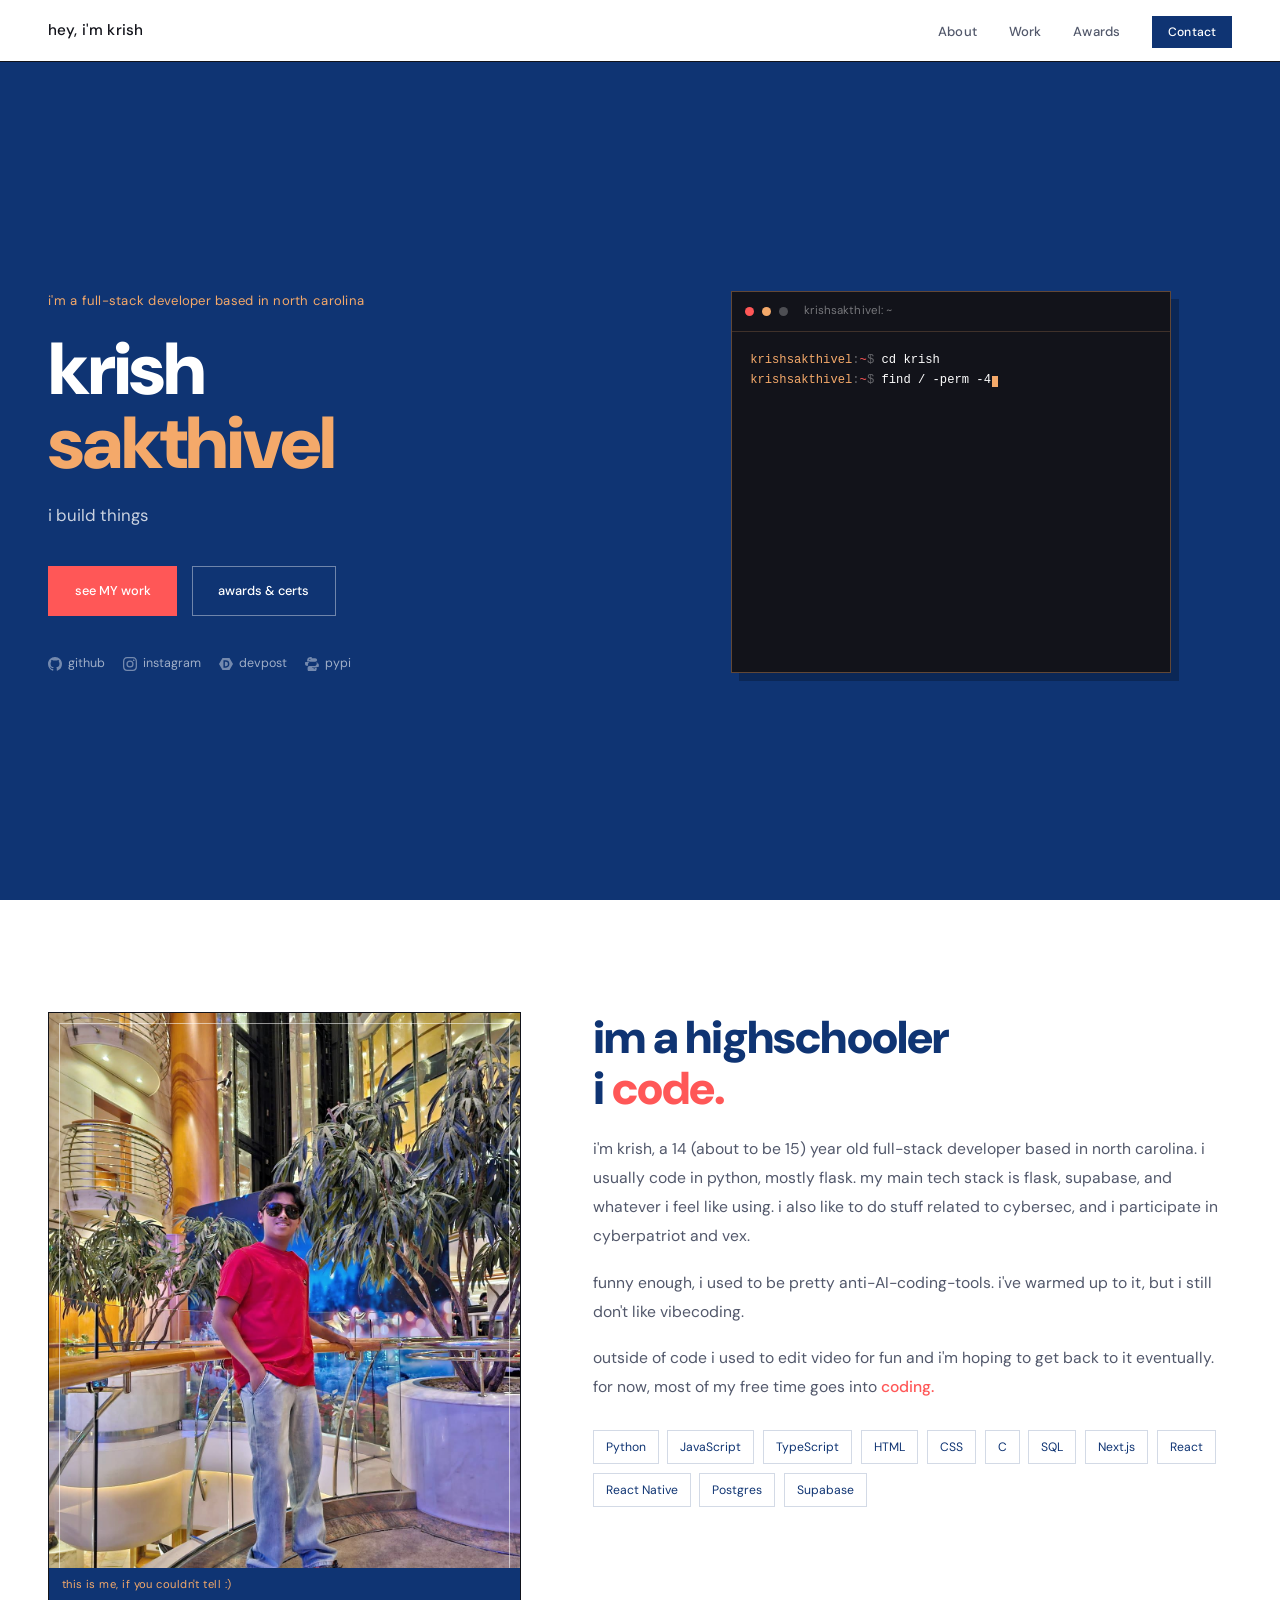
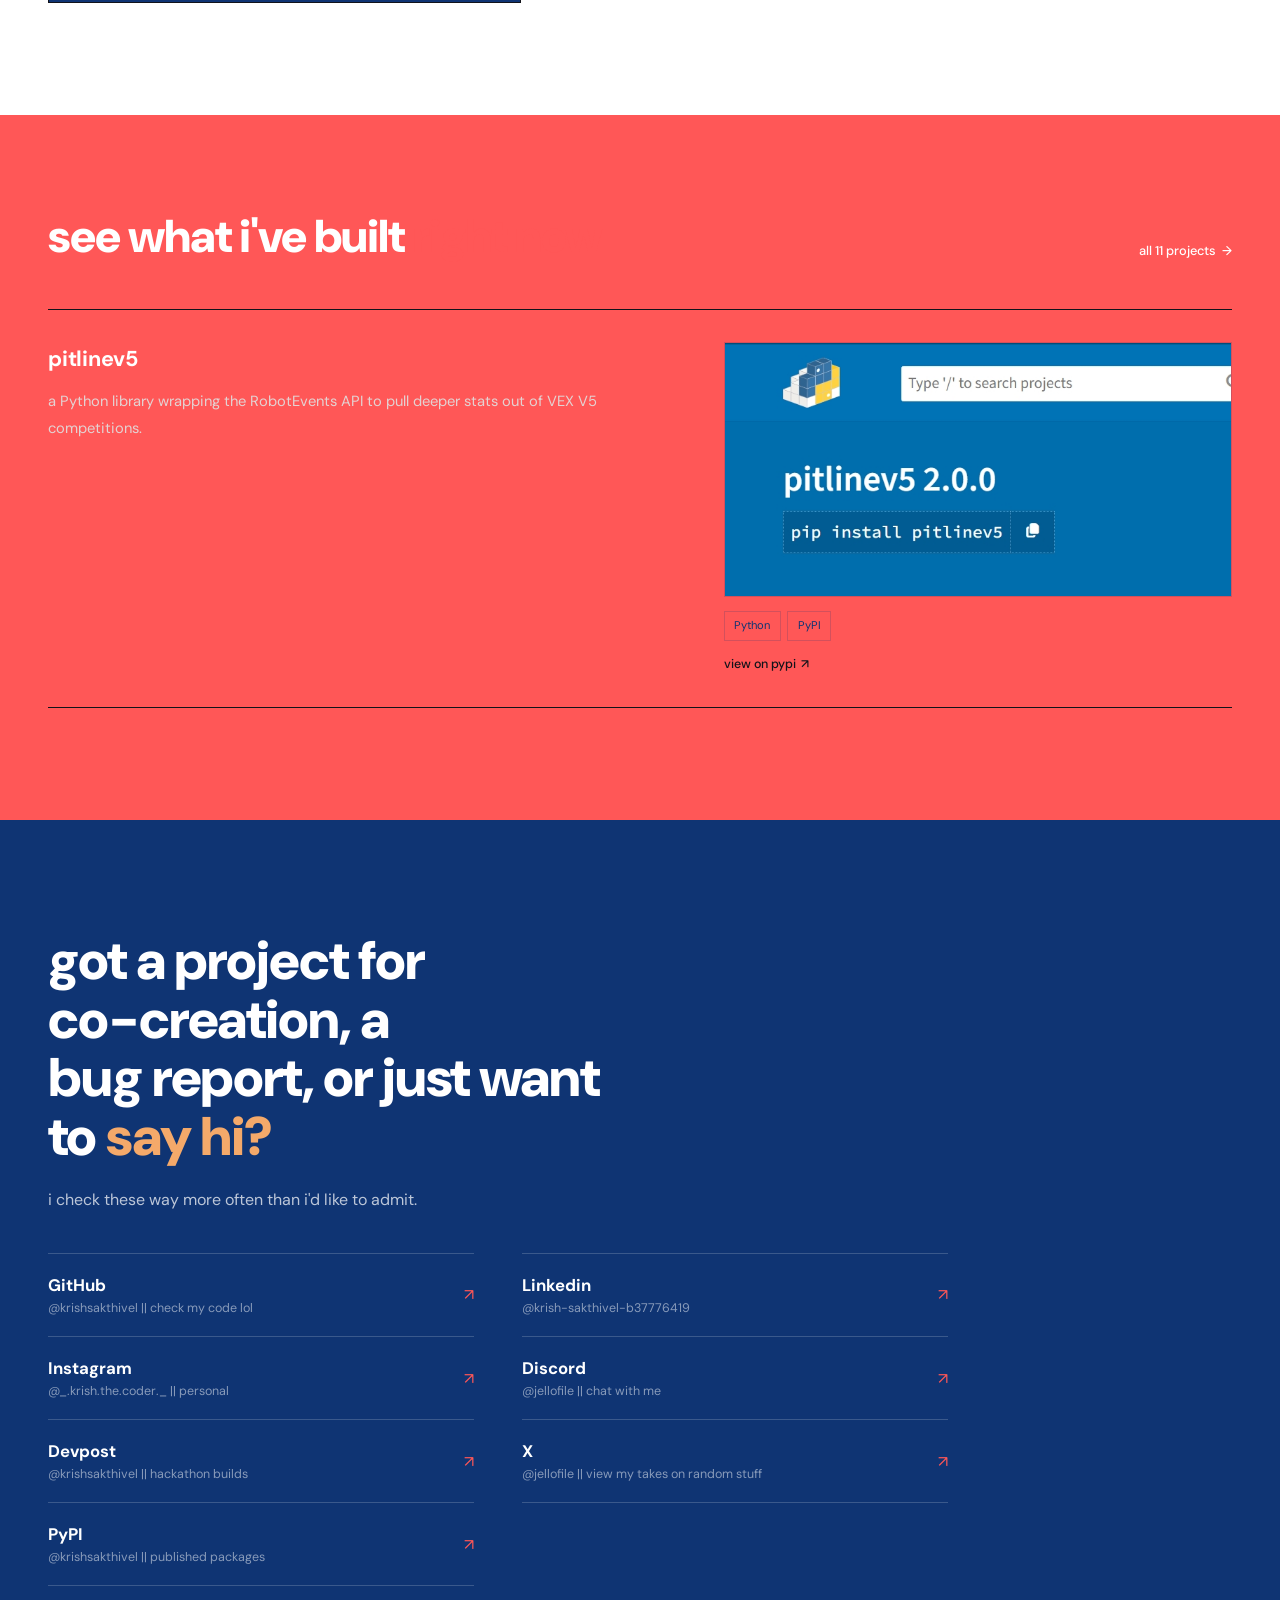
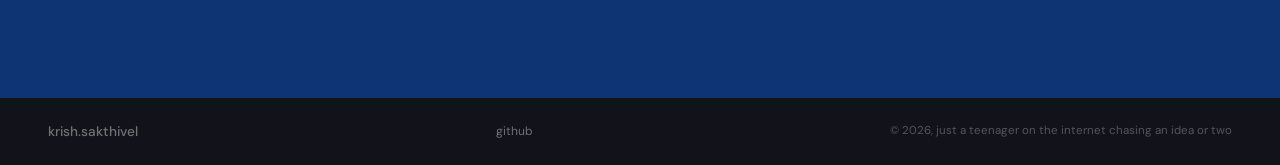
<file: index.html>
<!DOCTYPE html>
<html lang="en">
<head>
  <meta charset="UTF-8"/>
  <meta name="viewport" content="width=device-width, initial-scale=1.0"/>
  <title>krish sakthivel, full-stack developer</title>
  <link rel="stylesheet" href="assets/style.css"/>
  <style>
    /* ── terminal, hero signature element (replaces the radar scope) ── */
    .term-window {
      width: min(440px, 100%);
      background: var(--ink);
      border: 1.5px solid rgba(244,169,106,0.35);
      box-shadow: 8px 8px 0 rgba(0,0,0,0.25);
      font-family: 'SFMono-Regular', Consolas, 'Liberation Mono', Menlo, monospace;
    }
    .term-bar {
      display: flex;
      align-items: center;
      gap: 0.5rem;
      padding: 0.65rem 0.85rem;
      border-bottom: 1px solid rgba(244,169,106,0.2);
    }
    .term-dot { width: 9px; height: 9px; border-radius: 50%; display: inline-block; flex-shrink: 0; }
    .term-dot-coral { background: var(--coral); }
    .term-dot-peach { background: var(--peach); }
    .term-dot-line  { background: rgba(255,255,255,0.25); }
    .term-bar-title {
      margin-left: 0.5rem;
      font-family: var(--sans);
      font-size: 0.72rem;
      letter-spacing: 0.01em;
      color: rgba(255,255,255,0.42);
    }
    .term-body {
      padding: 1.1rem 1.15rem 1.3rem;
      height: 340px;
      overflow-y: auto;
      scrollbar-width: none;
      font-size: 0.76rem;
      line-height: 1.7;
      color: rgba(255,255,255,0.85);
    }
    .term-body::-webkit-scrollbar { display: none; }
    .term-row { white-space: pre-wrap; word-break: break-word; }
    .term-prompt { color: var(--peach); }
    .term-sep    { color: rgba(255,255,255,0.35); }
    .term-path   { color: var(--coral); }
    .term-cmd    { color: #ffffff; }
    .term-out    { color: rgba(255,255,255,0.5); }
    .term-out-warn { color: var(--coral); }
    .term-out-ok   { color: var(--peach); }
    .term-cursor {
      display: inline-block;
      width: 6px; height: 0.95em;
      background: var(--peach);
      vertical-align: text-bottom;
      margin-left: 1px;
      animation: term-blink 0.9s step-end infinite;
    }
    @keyframes term-blink { 50% { opacity: 0; } }

    @media (max-width: 880px) {
      .term-window { width: min(320px, 82vw); }
      .term-body { height: 280px; font-size: 0.7rem; }
    }

    /* two social lists, side by side, near the footer */
    .contact-inner { max-width: 900px !important; }
    .contact-lists-row { display: flex; }
    .contact-lists-row .contact-list {
      flex: 0 0 50%;
      max-width: 50%;
      box-sizing: border-box;
    }
    .contact-lists-row .contact-list:first-child { padding-right: 1.5rem; }
    .contact-lists-row .contact-list:last-child { padding-left: 1.5rem; }
    @media (max-width: 700px) {
      .contact-lists-row { flex-direction: column; }
      .contact-lists-row .contact-list,
      .contact-lists-row .contact-list:first-child,
      .contact-lists-row .contact-list:last-child {
        flex-basis: auto; max-width: 100%; padding: 0;
      }
    }
  </style>
</head>
<body>

  <nav>
    <a href="/" class="nav-logo">hey, i'm krish</a>
    <ul class="nav-links">
      <li><a href="#about">About</a></li>
      <li><a href="#work">Work</a></li>
      <li><a href="awards.html">Awards</a></li>
      <li><a href="#contact" class="nav-cta">Contact</a></li>
    </ul>
  </nav>

  <!-- HERO -->
  <section class="hero">
    <div class="hero-left">
      <p class="hero-kicker reveal">i'm a full-stack developer based in north carolina</p>
      <h1 class="hero-name reveal">krish<br><span>sakthivel</span></h1>
      <p class="hero-desc reveal">
        i build things
      </p>
      <div class="hero-actions reveal">
        <a href="#work" class="btn btn-solid">see MY work</a>
        <a href="awards.html" class="btn btn-line">awards &amp; certs</a>
      </div>
      <div class="hero-socials reveal">
        <a href="https://github.com/krishsakthivel" target="_blank" class="hero-social-link">
          <svg width="14" height="14" viewBox="0 0 16 16" fill="currentColor"><path d="M8 0C3.58 0 0 3.58 0 8c0 3.54 2.29 6.53 5.47 7.59.4.07.55-.17.55-.38 0-.19-.01-.82-.01-1.49-2.01.37-2.53-.49-2.69-.94-.09-.23-.48-.94-.82-1.13-.28-.15-.68-.52-.01-.53.63-.01 1.08.58 1.23.82.72 1.21 1.87.87 2.33.66.07-.52.28-.87.51-1.07-1.78-.2-3.64-.89-3.64-3.95 0-.87.31-1.59.82-2.15-.08-.2-.36-1.02.08-2.12 0 0 .67-.21 2.2.82.64-.18 1.32-.27 2-.27.68 0 1.36.09 2 .27 1.53-1.04 2.2-.82 2.2-.82.44 1.1.16 1.92.08 2.12.51.56.82 1.27.82 2.15 0 3.07-1.87 3.75-3.65 3.95.29.25.54.73.54 1.48 0 1.07-.01 1.93-.01 2.2 0 .21.15.46.55.38A8.013 8.013 0 0016 8c0-4.42-3.58-8-8-8z"/></svg>
          github
        </a>
        <a href="https://www.instagram.com/_.krish.the.coder._" target="_blank" class="hero-social-link">
          <svg width="14" height="14" viewBox="0 0 24 24" fill="currentColor"><path d="M12 2.163c3.204 0 3.584.012 4.85.07 3.252.148 4.771 1.691 4.919 4.919.058 1.265.069 1.645.069 4.849 0 3.205-.012 3.584-.069 4.849-.149 3.225-1.664 4.771-4.919 4.919-1.266.058-1.644.07-4.85.07-3.204 0-3.584-.012-4.849-.07-3.26-.149-4.771-1.699-4.919-4.92-.058-1.265-.07-1.644-.07-4.849 0-3.204.013-3.583.07-4.849.149-3.227 1.664-4.771 4.919-4.919 1.266-.057 1.645-.069 4.849-.069zm0-2.163c-3.259 0-3.667.014-4.947.072-4.358.2-6.78 2.618-6.98 6.98-.059 1.281-.073 1.689-.073 4.948 0 3.259.014 3.668.072 4.948.2 4.358 2.618 6.78 6.98 6.98 1.281.058 1.689.072 4.948.072 3.259 0 3.668-.014 4.948-.072 4.354-.2 6.782-2.618 6.979-6.98.059-1.28.073-1.689.073-4.948 0-3.259-.014-3.667-.072-4.947-.196-4.354-2.617-6.78-6.979-6.98-1.281-.059-1.69-.073-4.949-.073zm0 5.838a6.162 6.162 0 100 12.324 6.162 6.162 0 000-12.324zM12 16a4 4 0 110-8 4 4 0 010 8zm6.406-11.845a1.44 1.44 0 100 2.881 1.44 1.44 0 000-2.881z"/></svg>
          instagram
        </a>
        <a href="https://devpost.com/krishsakthivel10" target="_blank" class="hero-social-link">
          <svg width="14" height="14" viewBox="0 0 24 24" fill="currentColor"><path d="M6.002 1.61L0 12.004 6.002 22.39h11.996L24 12.004 17.998 1.61zm1.593 4.084h3.947c3.605 0 6.276 1.695 6.276 6.31 0 4.436-3.21 6.302-6.456 6.302H7.595zm2.517 2.449v7.714h1.241c2.646 0 3.862-1.55 3.862-3.861.009-2.569-1.096-3.853-3.767-3.853z"/></svg>
          devpost
        </a>
        <a href="https://pypi.org/user/krishsakthivel" target="_blank" class="hero-social-link">
          <svg width="14" height="14" viewBox="0 0 24 24" fill="currentColor"><path d="M11.535 0C8.74.024 6.77.49 5.53 1.36 4.29 2.23 3.67 3.63 3.67 5.57v2.32h7.87v.77H1.23C.55 8.66 0 9.41 0 11.25c0 1.84.55 2.59 1.23 3.16.68.57 1.67.77 2.44.77h1.52v-2.76c0-2.17 1.88-4.08 4.34-4.08h7.87c1.89 0 3.44-1.55 3.44-3.44V5.57c0-1.89-1.55-3.44-3.44-3.44H11.535zM8.26 3.16c.56 0 1.02.46 1.02 1.02s-.46 1.02-1.02 1.02-1.02-.46-1.02-1.02.46-1.02 1.02-1.02z"/><path d="M21.56 8.66h-1.52v2.76c0 2.17-1.88 4.08-4.34 4.08H7.83c-1.89 0-3.44 1.55-3.44 3.44v2.33c0 1.89 1.55 3.44 3.44 3.44h4.41c2.79-.024 4.76-.49 6-.36 1.24-.87 1.86-2.27 1.86-4.21v-2.32h-7.87v-.77h10.31c.68 0 1.23-.75 1.23-2.59 0-1.84-.55-2.59-1.23-3.16-.68-.57-1.67-.77-2.44-.77zM15.74 20.84c-.56 0-1.02-.46-1.02-1.02s.46-1.02 1.02-1.02 1.02.46 1.02 1.02-.46 1.02-1.02 1.02z"/></svg>
          pypi
        </a>
      </div>
    </div>

    <div class="scope-wrap reveal">
      <div class="term-window">
        <div class="term-bar">
          <span class="term-dot term-dot-coral"></span>
          <span class="term-dot term-dot-peach"></span>
          <span class="term-dot term-dot-line"></span>
          <span class="term-bar-title">krishsakthivel: ~</span>
        </div>
        <div class="term-body" id="term-body"></div>
      </div>
    </div>
  </section>

  <!-- ABOUT -->
  <section class="about" id="about">
    <div class="about-photo-wrap reveal">
      <div class="about-photo">
        <img src="assets/picofme3.jpeg" alt="krish sakthivel"/>
        <div class="about-photo-frame"></div>
        <div class="about-photo-tag">this is me, if you couldn't tell :)</div>
      </div>
    </div>

    <div class="reveal">
  
      <h2 class="section-heading">im a highschooler<br>i <span class="hl">code.</span></h2>
      <div class="about-body">
        <p>i'm krish, a 14 (about to be 15) year old full-stack developer based in north carolina. i usually code in python, mostly flask. my main tech stack is flask, supabase, and whatever i feel like using. i also like to do stuff related to cybersec, and i participate in cyberpatriot and vex.</p>
        <p>funny enough, i used to be pretty anti-AI-coding-tools. i've warmed up to it, but i still don't like vibecoding.</p>
        <p>outside of code i used to edit video for fun and i'm hoping to get back to it eventually.
          for now, most of my free time goes into <span class="hl">coding.</span></p>
      </div>
      <div class="skills">
        <span class="skill">Python</span>
        <span class="skill">JavaScript</span>
        <span class="skill">TypeScript</span>
        <span class="skill">HTML</span>
        <span class="skill">CSS</span>
        <span class="skill">C</span>
        <span class="skill">SQL</span>
        <span class="skill">Next.js</span>
        <span class="skill">React</span>
        <span class="skill">React Native</span>
        <span class="skill">Postgres</span>
        <span class="skill">Supabase</span>
      </div>
    </div>
  </section>

  <!-- WORK -->
  <section class="work" id="work">
    <div class="work-header reveal">
      <div>
  
        <h2 class="section-heading" style="margin-bottom:0;">see what i've built <span class="hl">right now</span></h2>
      </div>
      <a href="projects.html" class="see-all" style="color:white;">all 11 projects</a>
    </div>

    <div class="log">

     

      <div class="proj reveal">
        <div>
          <div class="proj-meta">
            <h3 class="proj-title">pitlinev5</h3>
          </div>
          <p class="proj-desc">a Python library wrapping the RobotEvents API to pull deeper stats out
            of VEX V5 competitions. </p>
        </div>
        <div class="proj-side">
          <div class="proj-thumb"><img src="assets/pitlinev5thumbnail3.jpeg" alt="pitlinev5"/></div>
          <div class="proj-stack">
            <span class="proj-tag">Python</span>
            <span class="proj-tag">PyPI</span>
          </div>
      
          <div class="proj-links">
            <a href="https://pypi.org/project/pitlinev5" target="_blank" class="proj-link">view on pypi</a>
          </div>
        </div>
      </div>
    

    </div>
  </section>

  <!-- CONTACT -->
  <section class="contact" id="contact">
    <div class="contact-inner reveal">

      <h2 class="contact-heading">got a project for<br> co-creation, a <br> bug report, or just want<br> to <span class="hl">say hi?</span></h2>
      <p class="contact-sub">i check these way more often than i'd like to admit.</p>
      <div class="contact-lists-row" style="width:100%">
      <div class="contact-list" style="width:50%">
        <a href="https://github.com/krishsakthivel" target="_blank" class="contact-row">
          <div>
            <div class="contact-row-label">GitHub</div>
            <div class="contact-row-sub">@krishsakthivel || check my code lol</div>
          </div>
          <span class="contact-row-arrow">↗</span>
        </a>
        <a href="https://www.instagram.com/_.krish.the.coder._" target="_blank" class="contact-row">
          <div>
            <div class="contact-row-label">Instagram</div>
            <div class="contact-row-sub">@_.krish.the.coder._ || personal</div>
          </div>
          <span class="contact-row-arrow">↗</span>
        </a>
        <a href="https://devpost.com/krishsakthivel" target="_blank" class="contact-row">
          <div>
            <div class="contact-row-label">Devpost</div>
            <div class="contact-row-sub">@krishsakthivel || hackathon builds</div>
          </div>
          <span class="contact-row-arrow">↗</span>
        </a>
        <a href="https://pypi.org/user/krishsakthivel" target="_blank" class="contact-row">
          <div>
            <div class="contact-row-label">PyPI</div>
            <div class="contact-row-sub">@krishsakthivel || published packages</div>
          </div>
          <span class="contact-row-arrow">↗</span>
        </a>
      </div>
      <div class="contact-list" style="width:50%">
        <a href="https://www.linkedin.com/in/krish-sakthivel-b37776419/" target="_blank" class="contact-row">
          <div>
            <div class="contact-row-label">Linkedin</div>
            <div class="contact-row-sub">@krish-sakthivel-b37776419</div>
          </div>
          <span class="contact-row-arrow">↗</span>
        </a>
        <a href="https://discord.gg" target="_blank" class="contact-row">
          <div>
            <div class="contact-row-label">Discord</div>
            <div class="contact-row-sub">@jellofile || chat with me</div>
          </div>
          <span class="contact-row-arrow">↗</span>
        </a>
        <a href="https://x.com/jellofile" target="_blank" class="contact-row">
          <div>
            <div class="contact-row-label">X</div>
            <div class="contact-row-sub">@jellofile || view my takes on random stuff</div>
          </div>
          <span class="contact-row-arrow">↗</span>
        </a>
    
      </div>
      </div>
    </div>
  </section>

  <footer>
    <a href="/" class="foot-logo">krish.sakthivel</a>
    <div class="foot-links">
      <a href="https://github.com/krishsakthivel" target="_blank">github</a>
    </div>
    <p class="foot-copy">&copy; 2026, just a teenager on the internet chasing an idea or two</p>
  </footer>

  <script src="assets/main.js"></script>
  <script>
    // simulated terminal: cd's in, runs a little security hardening pass,
    // clears, and does it again with the steps reshuffled.
    (function () {
      const body = document.getElementById('term-body');
      if (!body) return;

      const PROMPT_HTML =
        '<span class="term-prompt">krishsakthivel</span>' +
        '<span class="term-sep">:</span>' +
        '<span class="term-path">~</span>' +
        '<span class="term-sep">$ </span>';

      // each step: a command, plus its (fake) output lines. "variant" colors
      // a line to call out something suspicious (warn) or a fix applied (ok).
      const steps = [
        {
          cmd: 'cd krish',
          out: []
        },
        {
          cmd: 'whoami',
          out: [{ t: 'krishsakthivel' }]
        },
        {
          cmd: 'cat /etc/passwd | grep -v nologin',
          out: [
            { t: 'root:x:0:0:root:/root:/bin/bash' },
            { t: 'krishsakthivel:x:1000:1000:krish sakthivel:/home/krishsakthivel:/bin/bash' },
            { t: 'hax0r:x:1001:1001::/home/hax0r:/bin/bash', v: 'warn' },
            { t: '# unauthorized local user detected', v: 'warn' }
          ]
        },
        {
          cmd: 'sudo deluser hax0r',
          out: [
            { t: "Removing user `hax0r' ..." },
            { t: "Warning: group `hax0r' has no more members." },
            { t: 'Done.', v: 'ok' }
          ]
        },
        {
          cmd: 'sudo ufw status',
          out: [
            { t: 'Status: active' },
            { t: 'To                    Action    From' },
            { t: '22/tcp                ALLOW     Anywhere' },
            { t: '80/tcp                DENY      Anywhere' }
          ]
        },
        {
          cmd: 'find / -perm -4000 -type f 2>/dev/null',
          out: [
            { t: '/usr/bin/sudo' },
            { t: '/usr/bin/passwd' },
            { t: '/usr/bin/su' },
            { t: '/usr/local/bin/nc', v: 'warn' },
            { t: '# nc should not be SUID, flagging', v: 'warn' }
          ]
        },
        {
          cmd: 'sudo chmod u-s /usr/local/bin/nc',
          out: [{ t: '# SUID bit removed', v: 'ok' }]
        },
        {
          cmd: 'sudo systemctl status ssh',
          out: [
            { t: '● ssh.service - OpenBSD Secure Shell server' },
            { t: '   Loaded: loaded (/lib/systemd/system/ssh.service; enabled)' },
            { t: '   Active: active (running)' }
          ]
        },
        {
          cmd: 'history | tail -5',
          out: [
            { t: '  96  whoami' },
            { t: "  97  cat /etc/passwd | grep -v nologin" },
            { t: '  98  sudo deluser hax0r' },
            { t: '  99  find / -perm -4000 -type f' },
            { t: ' 100  sudo systemctl status ssh' }
          ]
        }
      ];

      function shuffleMiddle(arr) {
        // keep "cd krish" first and "history" last, shuffle the rest
        const first = arr[0];
        const last = arr[arr.length - 1];
        const middle = arr.slice(1, -1);
        for (let i = middle.length - 1; i > 0; i--) {
          const j = Math.floor(Math.random() * (i + 1));
          [middle[i], middle[j]] = [middle[j], middle[i]];
        }
        return [first, ...middle, last];
      }

      function makeRow() {
        const row = document.createElement('div');
        row.className = 'term-row';
        body.appendChild(row);
        body.scrollTop = body.scrollHeight;
        return row;
      }

      function scrollToBottom() {
        body.scrollTop = body.scrollHeight;
      }

      function typeInto(row, prefixHTML, text, speed, cb) {
        row.innerHTML = prefixHTML + '<span class="term-cmd"></span><span class="term-cursor"></span>';
        const cmdSpan = row.querySelector('.term-cmd');
        const cursor = row.querySelector('.term-cursor');
        let i = 0;
        (function step() {
          if (i < text.length) {
            cmdSpan.textContent += text[i];
            i++;
            scrollToBottom();
            setTimeout(step, speed + Math.random() * 45);
          } else {
            cursor.remove();
            cb();
          }
        })();
      }

      function printOutput(lines, cb) {
        if (!lines.length) return cb();
        let i = 0;
        (function next() {
          if (i >= lines.length) return cb();
          const line = lines[i];
          const row = makeRow();
          const cls = line.v === 'warn' ? 'term-out-warn' : line.v === 'ok' ? 'term-out-ok' : 'term-out';
          row.innerHTML = '<span class="' + cls + '"></span>';
          row.querySelector('span').textContent = line.t;
          scrollToBottom();
          i++;
          setTimeout(next, 90);
        })();
      }

      function runStep(step, cb) {
        const row = makeRow();
        typeInto(row, PROMPT_HTML, step.cmd, 32, function () {
          setTimeout(function () {
            printOutput(step.out, function () {
              setTimeout(cb, 380);
            });
          }, 220);
        });
      }

      function runCycle() {
        const order = shuffleMiddle(steps);
        let i = 0;
        (function next() {
          if (i >= order.length) {
            setTimeout(function () {
              body.innerHTML = '';
              runCycle();
            }, 1800);
            return;
          }
          runStep(order[i], function () {
            i++;
            next();
          });
        })();
      }

      runCycle();
    })();
  </script>
</body>
</html>
</file>
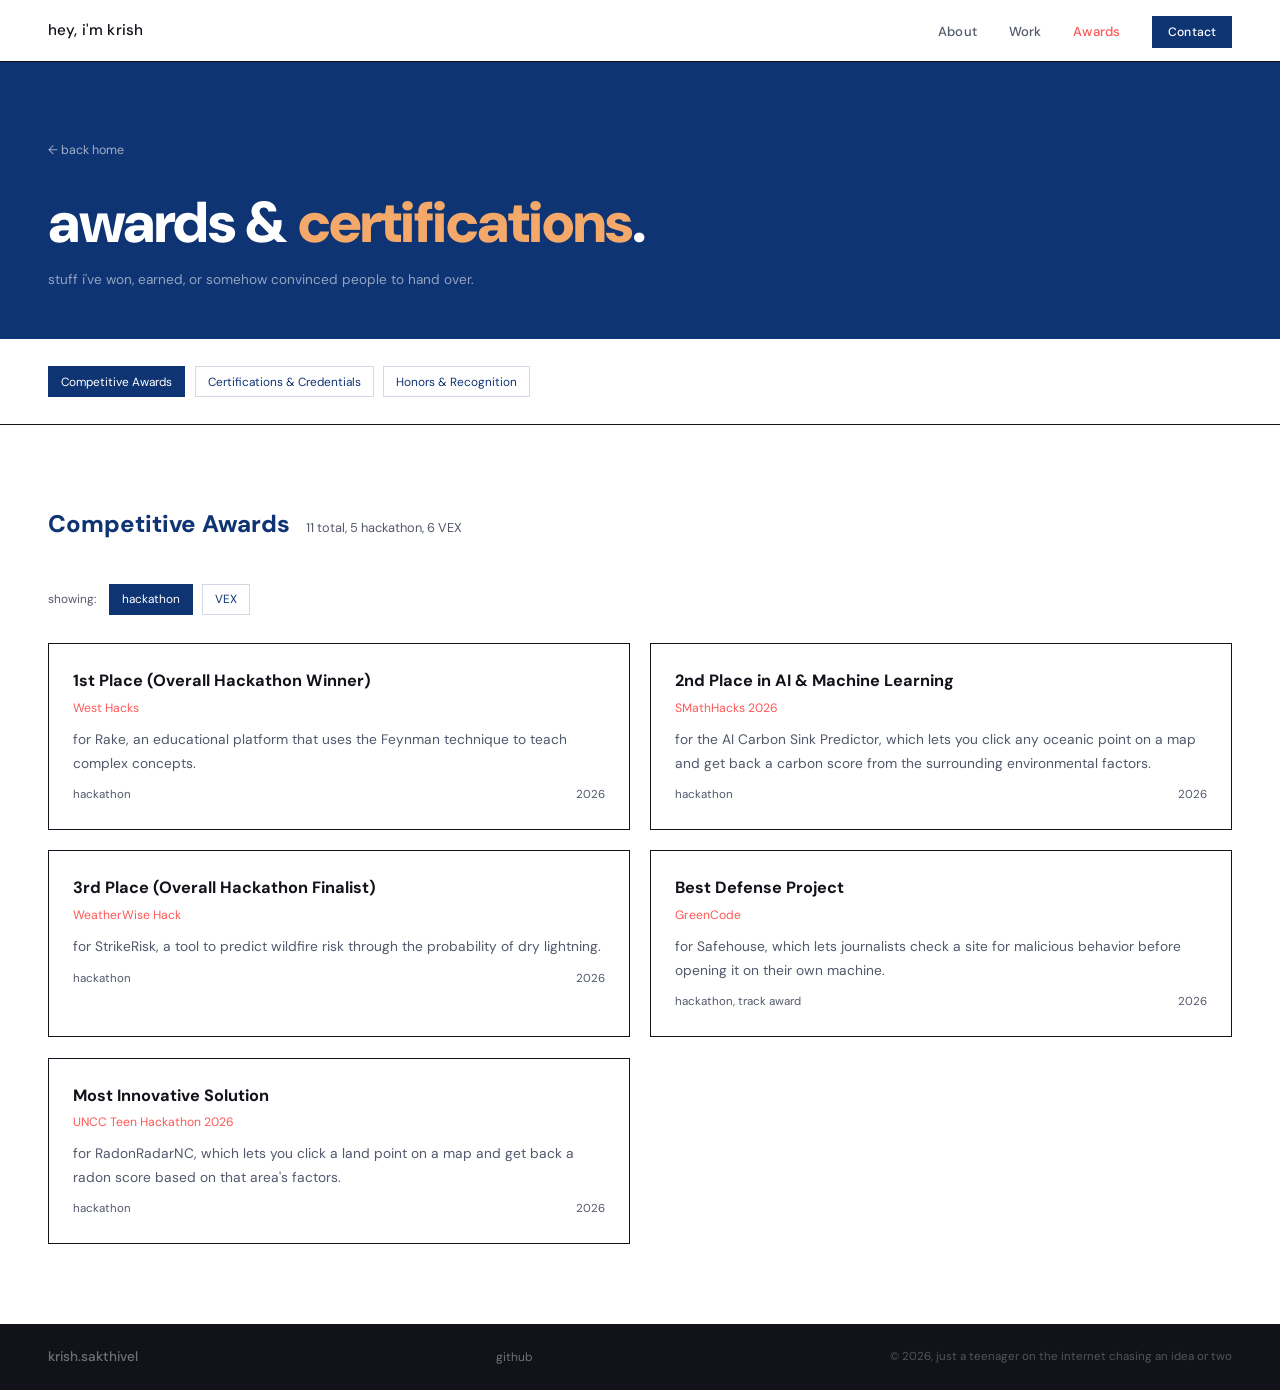
<file: awards.html>
<!DOCTYPE html>
<html lang="en">
<head>
  <meta charset="UTF-8"/>
  <meta name="viewport" content="width=device-width, initial-scale=1.0"/>
  <title>awards &amp; certifications, krish sakthivel</title>
  <link rel="stylesheet" href="assets/style.css"/>
  <style>
    /* category tabs, reuses the .filter-btn look from the projects page */
    .awards-tabs { padding: 1.7rem 3rem; }
    .awards-section.hidden { display: none; }

    /* color-coded org line, replaces the old rank badge */
    .award-org.org-navy { color: var(--navy); }
    .award-org.org-muted { color: var(--muted); }

    /* competitive-awards sub-filter: hackathon vs VEX, never both at once */
    .kind-filter { margin-bottom: 1.8rem; }
    .award-card.hidden { display: none; }
  </style>
</head>
<body>

  <nav>
    <a href="/" class="nav-logo">hey, i'm krish</a>
    <ul class="nav-links">
      <li><a href="index.html#about">About</a></li>
      <li><a href="index.html#work">Work</a></li>
      <li><a href="awards.html" class="active">Awards</a></li>
      <li><a href="index.html#contact" class="nav-cta">Contact</a></li>
    </ul>
  </nav>

  <header class="page-header">
    <div class="header-inner">
      <a href="/" class="back-link">← back home</a>

      <h1 class="page-heading">awards &amp; <span class="hl">certifications</span>.</h1>
      <p class="page-sub">stuff i've won, earned, or somehow convinced people to hand over.</p>
    </div>
  </header>

  <div class="filters awards-tabs">
    <div class="filter-group">
      <button class="filter-btn active" data-tab="competitive">Competitive Awards</button>
      <button class="filter-btn" data-tab="certs">Certifications &amp; Credentials</button>
      <button class="filter-btn" data-tab="honors">Honors &amp; Recognition</button>
    </div>
  </div>

  <section class="awards-section" data-tab="competitive">
    <div class="awards-section-header">
      <h2 class="awards-section-title">Competitive Awards</h2>
      <span class="awards-section-count">11 total, 5 hackathon, 6 VEX</span>
    </div>
    <div class="filter-group kind-filter">
      <span class="filter-group-label">showing:</span>
      <button class="filter-btn active" data-kind="hackathon">hackathon</button>
      <button class="filter-btn" data-kind="vex">VEX</button>
    </div>
    <div class="award-grid">
<div class="award-card" data-kind="hackathon">
        <div class="award-body">
          <div class="award-title">1st Place (Overall Hackathon Winner)</div>
          <div class="award-org">West Hacks</div>
          <p class="award-desc">for Rake, an educational platform that uses the Feynman technique to teach complex concepts.</p>
          <div class="award-foot"><span>hackathon</span><span>2026</span></div>
        </div>
      </div>

      <div class="award-card" data-kind="hackathon">
        <div class="award-body">
          <div class="award-title">2nd Place in AI &amp; Machine Learning</div>
          <div class="award-org">SMathHacks 2026</div>
          <p class="award-desc">for the AI Carbon Sink Predictor, which lets you click any oceanic
            point on a map and get back a carbon score from the surrounding environmental factors.</p>
          <div class="award-foot"><span>hackathon</span><span>2026</span></div>
        </div>
      </div>

         <div class="award-card" data-kind="hackathon">
        <div class="award-body">
          <div class="award-title">3rd Place (Overall Hackathon Finalist)</div>
          <div class="award-org">WeatherWise Hack</div>
          <p class="award-desc">for StrikeRisk, a tool to predict wildfire risk through the probability of dry lightning.</p>
          <div class="award-foot"><span>hackathon</span><span>2026</span></div>
        </div>
      </div>
<div class="award-card" data-kind="hackathon">
        <div class="award-body">
          <div class="award-title">Best Defense Project</div>
          <div class="award-org">GreenCode</div>
          <p class="award-desc">for Safehouse, which lets journalists check a site for malicious
            behavior before opening it on their own machine.</p>
          <div class="award-foot"><span>hackathon, track award</span><span>2026</span></div>
        </div>
      </div>
      <div class="award-card" data-kind="hackathon">
        <div class="award-body">
          <div class="award-title">Most Innovative Solution</div>
          <div class="award-org">UNCC Teen Hackathon 2026</div>
          <p class="award-desc">for RadonRadarNC, which lets you click a land point on a map and get
            back a radon score based on that area's factors.</p>
          <div class="award-foot"><span>hackathon</span><span>2026</span></div>
        </div>
      </div>

      

     

      <div class="award-card" data-kind="vex">
        <div class="award-body">
          <div class="award-title">Tournament Champions</div>
          <div class="award-org org-navy">West Cabarrus Robo Challenge Invitational</div>
          <p class="award-desc">MS/HS V5: Blended VEX V5 Robotics Competition Invitational, for being
            part of the winning alliance.</p>
          <div class="award-foot"><span>VEX, team 13155U</span><span>2026</span></div>
        </div>
      </div>

      <div class="award-card" data-kind="vex">
        <div class="award-body">
          <div class="award-title">Excellence Award</div>
          <div class="award-org org-navy">West Cabarrus Robo Challenge Invitational</div>
          <p class="award-desc">MS/HS V5: Blended VEX V5 Robotics Competition Invitational, for being
            the best team overall.</p>
          <div class="award-foot"><span>VEX, team 13155U</span><span>2026</span></div>
        </div>
      </div>

      <div class="award-card" data-kind="vex">
        <div class="award-body">
          <div class="award-title">Tournament Finalists</div>
          <div class="award-org org-navy">Trojan Throwdown <em>(postponed)</em></div>
          <p class="award-desc">MS/HS V5: Blended VEX V5 Robotics Competition Open, for being part
            of the alliance that made it to finals.</p>
          <div class="award-foot"><span>VEX, team 13155U</span><span>2026</span></div>
        </div>
      </div>

      <div class="award-card" data-kind="vex">
        <div class="award-body">
          <div class="award-title">Tournament Finalists</div>
          <div class="award-org org-navy">Hoke County Schools V5RC</div>
          <p class="award-desc">Middle/High Only, for being part of the alliance that made it to finals.</p>
          <div class="award-foot"><span>VEX, team 13155U</span><span>2026</span></div>
        </div>
      </div>

      <div class="award-card" data-kind="vex">
        <div class="award-body">
          <div class="award-title">Innovate Award</div>
          <div class="award-org org-navy">Hoke County Schools V5RC</div>
          <p class="award-desc">Middle/High Only, for an innovative solution to the VEX challenge.</p>
          <div class="award-foot"><span>VEX, team 13155U</span><span>2026</span></div>
        </div>
      </div>

      <div class="award-card" data-kind="vex">
        <div class="award-body">
          <div class="award-title">Judges Award</div>
          <div class="award-org org-navy">NC VEX IQ State Championship</div>
          <p class="award-desc">2024 to 2025 season, for being the team the judges liked most.</p>
          <div class="award-foot"><span>VEX, team 40586B</span><span>2025</span></div>
        </div>
      </div>

    </div>
  </section>

  <section class="awards-section" data-tab="certs">
    <div class="awards-section-header">
      <h2 class="awards-section-title">Certifications &amp; Credentials</h2>
      <span class="awards-section-count">3 certifications</span>
    </div>
    <div class="award-grid">
<div class="award-card">
        <div class="award-body">
          <div class="award-title">Python (Basic)</div>
          <div class="award-org org-muted">HackerRank</div>
          <p class="award-desc">completed an exam on the fundamentals of Python</p>
          <div class="award-foot"><span>certification</span><span>2026</span></div>
        </div>
      </div>
      <div class="award-card">
        <div class="award-body">
          <div class="award-title">CSS (Basic)</div>
          <div class="award-org org-muted">HackerRank</div>
          <p class="award-desc">completed an exam on the fundamentals of CSS</p>
          <div class="award-foot"><span>certification</span><span>2026</span></div>
        </div>
      </div>
      <div class="award-card">
        <div class="award-body">
          <div class="award-title">CS50 Python</div>
          <div class="award-org org-muted">Harvard CS50</div>
          <p class="award-desc">completed CS50's course on the fundamentals of Python.</p>
          <div class="award-foot"><span>certification</span><span>2024</span></div>
        </div>
      </div>

      <div class="award-card">
        <div class="award-body">
          <div class="award-title">CS50 Scratch</div>
          <div class="award-org org-muted">Harvard CS50</div>
          <p class="award-desc">completed CS50's course on the fundamentals of Scratch.</p>
          <div class="award-foot"><span>certification</span><span>2024</span></div>
        </div>
      </div>

      <div class="award-card">
        <div class="award-body">
          <div class="award-title">Web Dev, Level 1–3</div>
          <div class="award-org org-muted">Codeyoung</div>
          <p class="award-desc">covered HTML, CSS, and JavaScript in depth, with a touch of React
            Native, SQL, and Python.</p>
          <div class="award-foot"><span>certification</span><span>2022</span></div>
        </div>
      </div>

    

    </div>
  </section>

  <section class="awards-section" data-tab="honors">
    <div class="awards-section-header">
      <h2 class="awards-section-title">Honors &amp; Recognition</h2>
      <span class="awards-section-count">1 honor (working on more)</span>
    </div>
    <div class="award-grid">

      <div class="award-card">
        <div class="award-body">
          <div class="award-title">CTY Grand Honors / SET</div>
          <div class="award-org">Johns Hopkins CTY</div>
          <p class="award-desc">recognized in the 2024–2025 CTY Talent Search for a high SAT score
            in 8th grade.</p>
          <div class="award-foot"><span>honor</span><span>2025</span></div>
        </div>
      </div>

    </div>
  </section>

  <footer>
    <a href="/" class="foot-logo">krish.sakthivel</a>
    <div class="foot-links">
      <a href="https://github.com/krishsakthivel" target="_blank">github</a>
    </div>
    <p class="foot-copy">&copy; 2026, just a teenager on the internet chasing an idea or two</p>
  </footer>

  <script src="assets/main.js"></script>
  <script>
    const tabBtns = document.querySelectorAll('.awards-tabs .filter-btn');
    const sections = document.querySelectorAll('.awards-section');

    function showTab(tab) {
      sections.forEach(sec => {
        sec.classList.toggle('hidden', !(tab === 'all' || sec.dataset.tab === tab));
      });
    }

    tabBtns.forEach(btn => {
      btn.addEventListener('click', () => {
        tabBtns.forEach(b => b.classList.remove('active'));
        btn.classList.add('active');
        showTab(btn.dataset.tab);
      });
    });

    // competitive awards: hackathon vs VEX, never shown together
    const kindBtns = document.querySelectorAll('.kind-filter .filter-btn');
    const kindCards = document.querySelectorAll('.award-card[data-kind]');

    function showKind(kind) {
      kindCards.forEach(card => {
        card.classList.toggle('hidden', card.dataset.kind !== kind);
      });
    }

    kindBtns.forEach(btn => {
      btn.addEventListener('click', () => {
        kindBtns.forEach(b => b.classList.remove('active'));
        btn.classList.add('active');
        showKind(btn.dataset.kind);
      });
    });

    showTab('competitive');
    showKind('hackathon');
  </script>
</body>
</html>
</file>
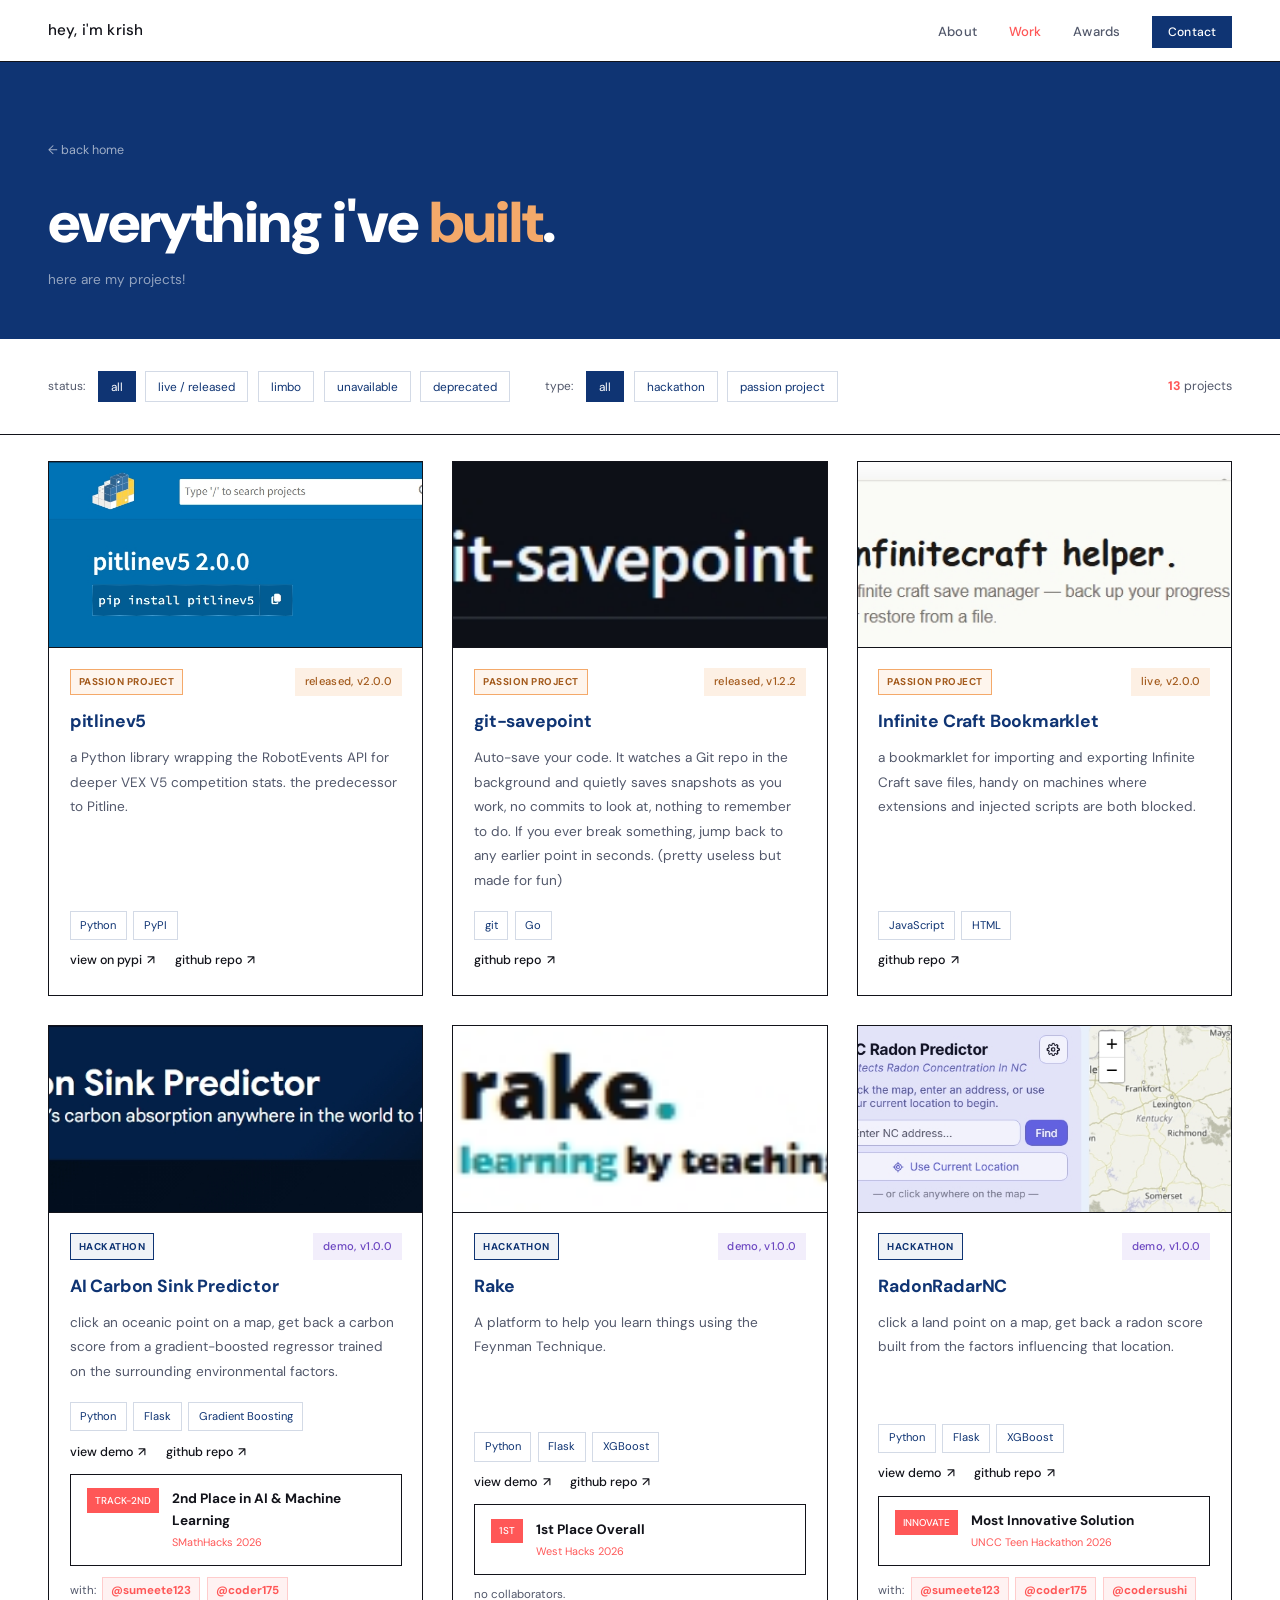
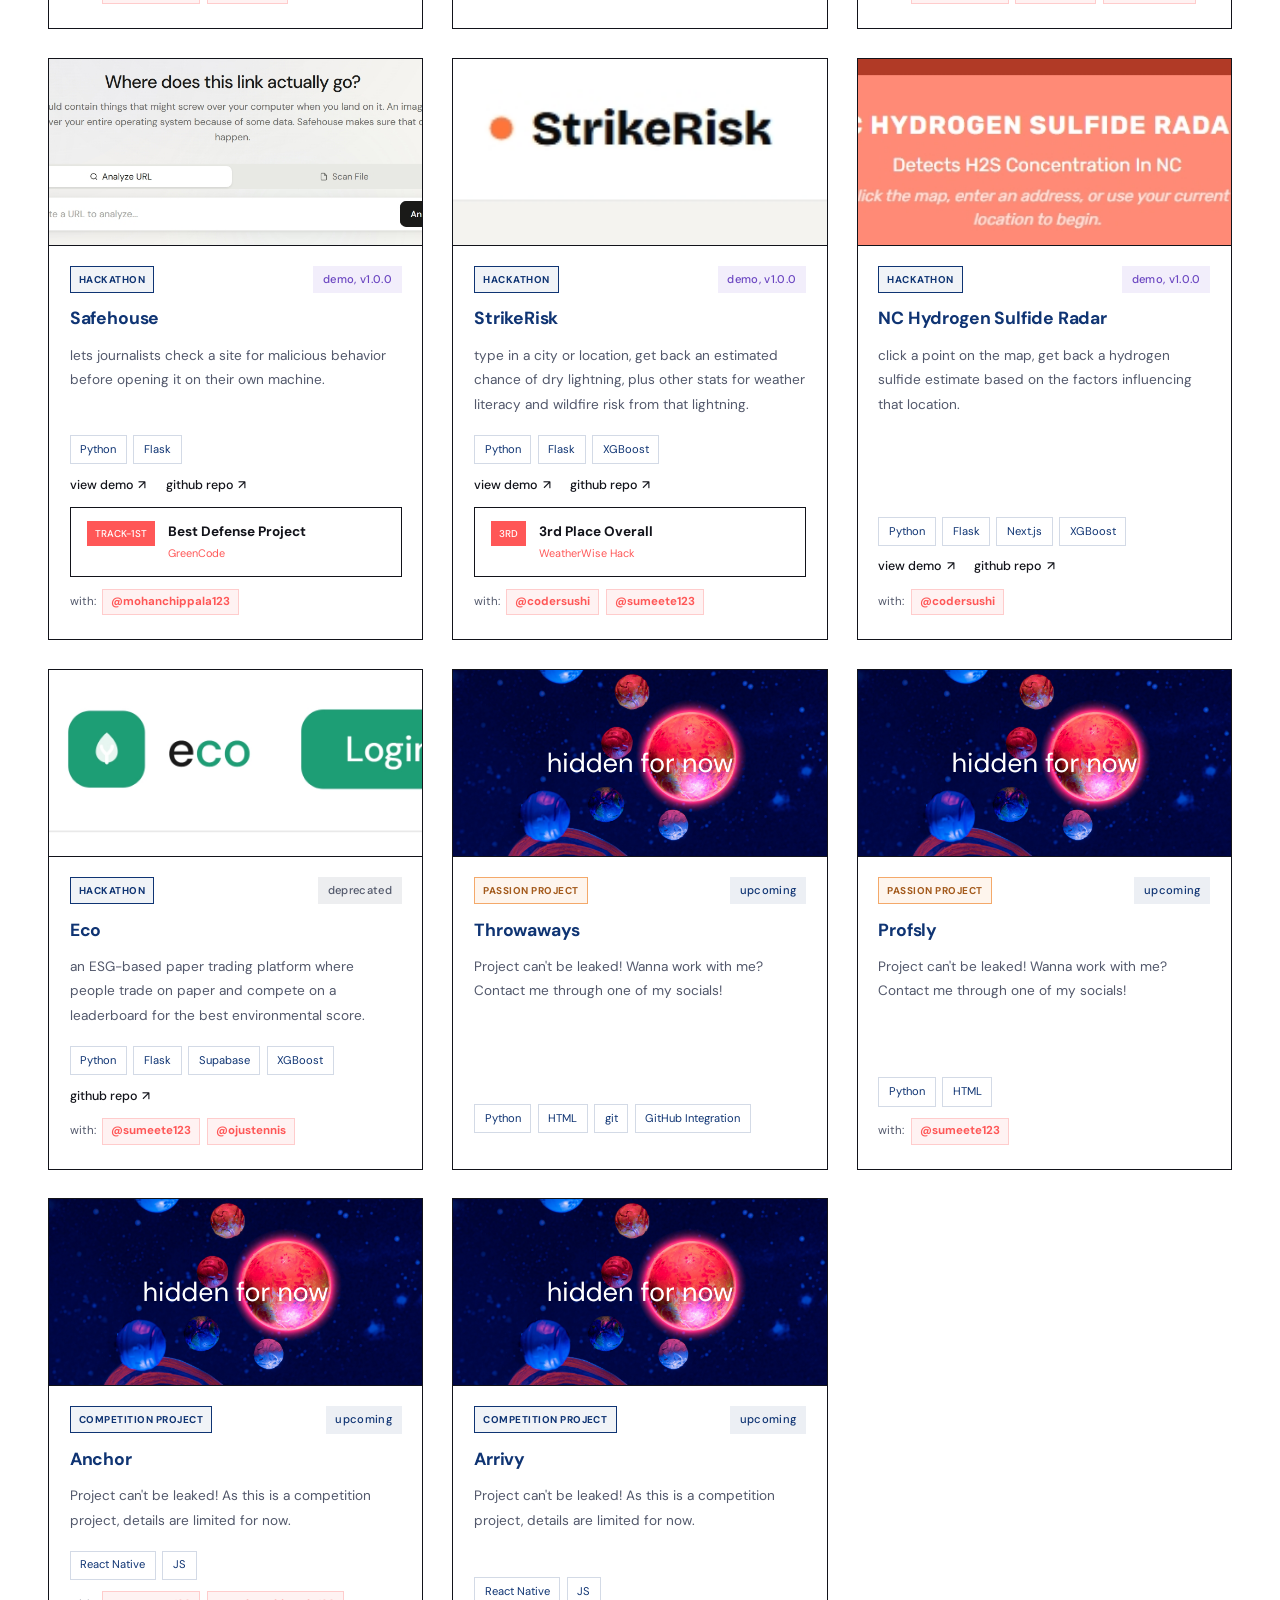
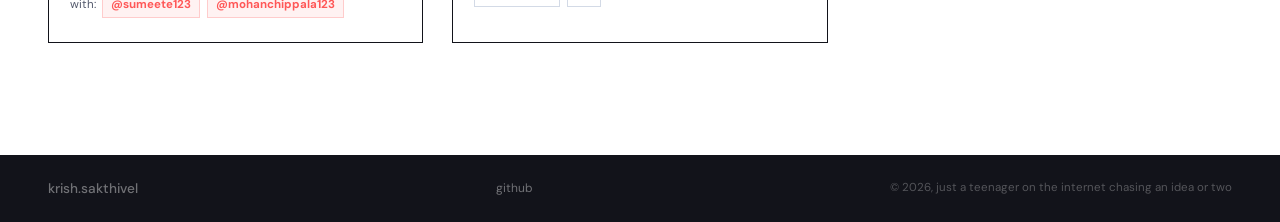
<file: projects.html>
<!DOCTYPE html>
<html lang="en">
<head>
  <meta charset="UTF-8"/>
  <meta name="viewport" content="width=device-width, initial-scale=1.0"/>
  <title>projects, krish sakthivel</title>
  <link rel="stylesheet" href="assets/style.css"/>
  <style>
    /* empty-state message, shown when a filter combo matches nothing */
    .no-results {
      display: none;
      font-family: var(--sans);
      font-size: 0.85rem;
      color: var(--muted);
      border: 1.5px dashed var(--line);
      padding: 2.5rem 1.5rem;
      text-align: center;
    }
    .no-results.show { display: block; }

    /* no more status dot */
    .status::before { display: none; }

    /* limbo: demos that aren't really "in progress" anymore, just parked */
    .status-limbo { background: rgba(147,112,219,0.12); color: #6b46c1; }

    /* compact award card, reuses the .award-card look from the awards page */
    .award-card-mini {
      padding: 0.85rem 1rem;
      gap: 0.8rem;
      text-decoration: none;
      color: inherit;
    }
    .award-card-mini .award-rank { font-size: 0.62rem; padding: 0.28rem 0.5rem; }
    .award-card-mini .award-title { font-size: 0.85rem; margin-bottom: 0.15rem; }
    .award-card-mini .award-org { font-size: 0.68rem; margin-bottom: 0; }

    /* contributors, linked out and pulled out of the body text */
    .proj-collab { display: flex; align-items: center; gap: 0.4rem; flex-wrap: wrap; }
    .proj-collab-label { font-family: var(--sans); font-size: 0.72rem; color: var(--muted); }
    .collab-tag {
      font-family: var(--sans);
      font-size: 0.72rem; font-weight: 700;
      color: var(--coral);
      background: rgba(255,87,87,0.08);
      border: 1px solid rgba(255,87,87,0.25);
      padding: 0.2rem 0.5rem;
      text-decoration: none;
      transition: background 0.15s, color 0.15s;
    }
    .collab-tag:hover { background: var(--coral); color: var(--white); }

    /* type indicator */
    .proj-type-badge {
      font-family: var(--sans);
      font-size: 0.62rem; font-weight: 700;
      text-transform: uppercase; letter-spacing: 0.05em;
      padding: 0.28rem 0.5rem;
      border: 1px solid;
      flex-shrink: 0;
    }
    .proj-type-hackathon { color: var(--navy); border-color: var(--navy); background: rgba(15,52,115,0.06); }
    .proj-type-passion { color: #a35a1c; border-color: var(--peach); background: rgba(244,169,106,0.12); }

    /* card grid, replaces the old stacked log */
    .proj-grid {
      display: grid;
      grid-template-columns: repeat(auto-fill, minmax(300px, 1fr));
      gap: 1.8rem;
      align-items: stretch;
    }
    .proj-card {
      border: 1.5px solid var(--ink);
      background: var(--white);
      display: flex;
      flex-direction: column;
      transition: box-shadow 0.15s, transform 0.15s;
    }
    .proj-card:hover { box-shadow: 5px 5px 0 var(--peach); transform: translate(-3px,-3px); }
    .proj-card.hidden { display: none; }
    .proj-card .proj-thumb { border: none; border-bottom: 1.5px solid var(--ink); border-radius: 0; }
    .proj-card-body {
      padding: 1.25rem 1.3rem 1.5rem;
      display: flex;
      flex-direction: column;
      gap: 0.7rem;
      flex: 1;
    }
    .proj-card-top { display: flex; align-items: center; justify-content: space-between; gap: 0.6rem; flex-wrap: wrap; }
    .proj-card .proj-title { font-size: 1.1rem; }
    .proj-card .proj-desc { font-size: 0.85rem; max-width: none; }
    .proj-card-side { display: flex; flex-direction: column; gap: 0.7rem; margin-top: auto; padding-top: 0.4rem; }
  </style>
</head>
<body>

  <nav>
    <a href="/" class="nav-logo">hey, i'm krish</a>
    <ul class="nav-links">
      <li><a href="index.html#about">About</a></li>
      <li><a href="index.html#work" class="active">Work</a></li>
      <li><a href="awards.html">Awards</a></li>
      <li><a href="index.html#contact" class="nav-cta">Contact</a></li>
    </ul>
  </nav>

  <header class="page-header">
    <div class="header-inner">
      <a href="/" class="back-link">← back home</a>

      <h1 class="page-heading">everything i've <span class="hl">built</span>.</h1>
      <p class="page-sub">here are my projects!</p>
    </div>
  </header>

  <div class="filters">
    <div class="filter-group">
      <span class="filter-group-label">status:</span>
      <button class="filter-btn active" data-group="status" data-value="all">all</button>
      <button class="filter-btn" data-group="status" data-value="live">live / released</button>
      <button class="filter-btn" data-group="status" data-value="limbo">limbo</button>
      <button class="filter-btn" data-group="status" data-value="unavail">unavailable</button>
      <button class="filter-btn" data-group="status" data-value="deprecated">deprecated</button>
    </div>
    <div class="filter-group">
      <span class="filter-group-label">type:</span>
      <button class="filter-btn active" data-group="type" data-value="all">all</button>
      <button class="filter-btn" data-group="type" data-value="hackathon">hackathon</button>
      <button class="filter-btn" data-group="type" data-value="passion">passion project</button>
    </div>
  
    <span class="result-count"><b id="proj-count">13</b> projects</span>
  </div>

  <section class="projects-list">
<br>
    <div class="proj-grid" id="proj-log">


    
      <div class="proj-card" data-status="live" data-type="passion" data-demo="no">
        <div class="proj-thumb"><img src="assets/pitlinev5thumbnail3.jpeg" alt="pitlinev5"/></div>
        <div class="proj-card-body">
          <div class="proj-card-top">
            <span class="proj-type-badge proj-type-passion">passion project</span>
            <span class="status status-live">released, v2.0.0</span>
          </div>
          <h3 class="proj-title">pitlinev5</h3>
          <p class="proj-desc">a Python library wrapping the RobotEvents API for deeper VEX V5
            competition stats. the predecessor to Pitline.</p>
          <div class="proj-card-side">
            <div class="proj-stack"><span class="proj-tag">Python</span><span class="proj-tag">PyPI</span></div>
            <div class="proj-links">
            <a href="https://pypi.org/project/pitlinev5" target="_blank" class="proj-link">view on pypi</a>
            <a href="https://github.com/krishsakthivel/pitlinev5-lib" target="_blank" class="proj-link">github repo</a>
            </div>
          </div>
        </div>
      </div>
<div class="proj-card" data-status="live" data-type="passion" data-demo="no">
        <div class="proj-thumb"><img src="assets/gs.jpeg" alt="git-savepoint"/></div>
        <div class="proj-card-body">
          <div class="proj-card-top">
            <span class="proj-type-badge proj-type-passion">passion project</span>
            <span class="status status-live">released, v1.2.2</span>
          </div>
          <h3 class="proj-title">git-savepoint</h3>
          <p class="proj-desc">Auto-save your code. It watches a Git repo in the background and quietly saves snapshots as you work, no commits to look at, nothing to remember to do. If you ever break something, jump back to any earlier point in seconds. (pretty useless but made for fun)</p>
          <div class="proj-card-side">
            <div class="proj-stack"><span class="proj-tag">git</span><span class="proj-tag">Go</span></div>
            <div class="proj-links">

            <a href="https://github.com/krishsakthivel/git-savepoint" target="_blank" class="proj-link">github repo</a>
            </div>
          </div>
        </div>
      </div>

      <div class="proj-card" data-status="live" data-type="passion" data-demo="no">
        <div class="proj-thumb"><img src="assets/infinihelper.jpeg" alt="Infinite Craft Bookmarklet"/></div>
        <div class="proj-card-body">
          <div class="proj-card-top">
            <span class="proj-type-badge proj-type-passion">passion project</span>
            <span class="status status-live">live, v2.0.0</span>
          </div>
          <h3 class="proj-title">Infinite Craft Bookmarklet</h3>
          <p class="proj-desc">a bookmarklet for importing and exporting Infinite Craft save files,
            handy on machines where extensions and injected scripts are both blocked.</p>
          <div class="proj-card-side">
            <div class="proj-stack"><span class="proj-tag">JavaScript</span><span class="proj-tag">HTML</span></div>
            <div class="proj-links"><a href="https://github.com/krishsakthivel/infinitecraft-helper-bm" target="_blank" class="proj-link">github repo</a></div>
          </div>
        </div>
      </div>

      <div class="proj-card" data-status="limbo" data-type="hackathon" data-demo="yes">
        <div class="proj-thumb"><img src="assets/acspthumbnail.jpeg" alt="AI Carbon Sink Predictor"/></div>
        <div class="proj-card-body">
          <div class="proj-card-top">
            <span class="proj-type-badge proj-type-hackathon">hackathon</span>
            <span class="status status-limbo">demo, v1.0.0</span>
          </div>
          <h3 class="proj-title">AI Carbon Sink Predictor</h3>
          <p class="proj-desc">click an oceanic point on a map, get back a carbon score from a
            gradient-boosted regressor trained on the surrounding environmental factors.</p>
          <div class="proj-card-side">
            <div class="proj-stack"><span class="proj-tag">Python</span><span class="proj-tag">Flask</span><span class="proj-tag">Gradient Boosting</span></div>
            <div class="proj-links"><a href="https://aicarbonsinkdetector.onrender.com/" class="proj-link">view demo</a><a href="https://github.com/krishsakthivel/aicarbonsinkpredictor" target="_blank" class="proj-link">github repo</a></div>
            <a href="awards.html" class="award-card award-card-mini">
            <span class="award-rank">TRACK-2ND</span>
            <div class="award-body">
            <div class="award-title">2nd Place in AI &amp; Machine Learning</div>
            <div class="award-org">SMathHacks 2026</div>
            </div>
            </a>
            <div class="proj-collab"><span class="proj-collab-label">with:</span>
            <a href="https://github.com/sumeete123" target="_blank" class="collab-tag">@sumeete123</a>
            <a href="https://github.com/coder175" target="_blank" class="collab-tag">@coder175</a>
            </div>
          </div>
        </div>
      </div>
 <div class="proj-card" data-status="limbo" data-type="hackathon" data-demo="yes">
        <div class="proj-thumb"><img src="assets/rake.jpeg" alt="Rake"/></div>
        <div class="proj-card-body">
          <div class="proj-card-top">
            <span class="proj-type-badge proj-type-hackathon">hackathon</span>
            <span class="status status-limbo">demo, v1.0.0</span>
          </div>
          <h3 class="proj-title">Rake</h3>
          <p class="proj-desc">A platform to help you learn things using the Feynman Technique.</p>
          <div class="proj-card-side">
            <div class="proj-stack"><span class="proj-tag">Python</span><span class="proj-tag">Flask</span><span class="proj-tag">XGBoost</span></div>
            <div class="proj-links"><a href="https://rakewh.onrender.com/" class="proj-link">view demo</a><a href="https://github.com/krishsakthivel/rakewh" target="_blank" class="proj-link">github repo</a></div>
            <a href="awards.html" class="award-card award-card-mini">
            <span class="award-rank">1ST</span>
            <div class="award-body">
            <div class="award-title">1st Place Overall</div>
            <div class="award-org">West Hacks 2026</div>
            </div>
            </a>
            <div class="proj-collab"><span class="proj-collab-label">no collaborators.</span>
           
            </div>
          </div>
        </div>
      </div>
      <div class="proj-card" data-status="limbo" data-type="hackathon" data-demo="yes">
        <div class="proj-thumb"><img src="assets/radonradar.jpeg" alt="RadonRadarNC"/></div>
        <div class="proj-card-body">
          <div class="proj-card-top">
            <span class="proj-type-badge proj-type-hackathon">hackathon</span>
            <span class="status status-limbo">demo, v1.0.0</span>
          </div>
          <h3 class="proj-title">RadonRadarNC</h3>
          <p class="proj-desc">click a land point on a map, get back a radon score built from the
            factors influencing that location.</p>
          <div class="proj-card-side">
            <div class="proj-stack"><span class="proj-tag">Python</span><span class="proj-tag">Flask</span><span class="proj-tag">XGBoost</span></div>
            <div class="proj-links"><a href="https://radonradar.onrender.com/" class="proj-link">view demo</a><a href="https://github.com/krishsakthivel/radonradarnc" target="_blank" class="proj-link">github repo</a></div>
            <a href="awards.html" class="award-card award-card-mini">
            <span class="award-rank">INNOVATE</span>
            <div class="award-body">
            <div class="award-title">Most Innovative Solution</div>
            <div class="award-org">UNCC Teen Hackathon 2026</div>
            </div>
            </a>
            <div class="proj-collab"><span class="proj-collab-label">with:</span>
            <a href="https://github.com/sumeete123" target="_blank" class="collab-tag">@sumeete123</a>
            <a href="https://github.com/coder175" target="_blank" class="collab-tag">@coder175</a>
            <a href="https://github.com/codersushi" target="_blank" class="collab-tag">@codersushi</a>
            </div>
          </div>
        </div>
      </div>

      <div class="proj-card" data-status="limbo" data-type="hackathon" data-demo="yes">
        <div class="proj-thumb"><img src="assets/safehouse.jpeg" alt="Safehouse"/></div>
        <div class="proj-card-body">
          <div class="proj-card-top">
            <span class="proj-type-badge proj-type-hackathon">hackathon</span>
            <span class="status status-limbo">demo, v1.0.0</span>
          </div>
          <h3 class="proj-title">Safehouse</h3>
          <p class="proj-desc">lets journalists check a site for malicious behavior before opening it
            on their own machine.</p>
          <div class="proj-card-side">
            <div class="proj-stack"><span class="proj-tag">Python</span><span class="proj-tag">Flask</span></div>
            <div class="proj-links"><a href="https://safehousedm.onrender.com/" class="proj-link">view demo</a><a href="https://github.com/krishsakthivel/safehouse" target="_blank" class="proj-link">github repo</a></div>
            <a href="awards.html" class="award-card award-card-mini">
            <span class="award-rank">TRACK-1ST</span>
            <div class="award-body">
            <div class="award-title">Best Defense Project</div>
            <div class="award-org">GreenCode</div>
            </div>
            </a>
            <div class="proj-collab"><span class="proj-collab-label">with:</span>
            <a href="https://github.com/mohanchippala123" target="_blank" class="collab-tag">@mohanchippala123</a>
            </div>
          </div>
        </div>
      </div>

     

      <div class="proj-card" data-status="limbo" data-type="hackathon" data-demo="yes">
        <div class="proj-thumb"><img src="assets/strikerisk.jpeg" alt="StrikeRisk"/></div>
        <div class="proj-card-body">
          <div class="proj-card-top">
            <span class="proj-type-badge proj-type-hackathon">hackathon</span>
            <span class="status status-limbo">demo, v1.0.0</span>
          </div>
          <h3 class="proj-title">StrikeRisk</h3>
          <p class="proj-desc">type in a city or location, get back an estimated chance of dry
            lightning, plus other stats for weather literacy and wildfire risk from that lightning.</p>
          <div class="proj-card-side">
            <div class="proj-stack"><span class="proj-tag">Python</span><span class="proj-tag">Flask</span><span class="proj-tag">XGBoost</span></div>
            <div class="proj-links"><a href="https://strikeriskdm.onrender.com/" class="proj-link">view demo</a>
            <a href="https://github.com/krishsakthivel/strikerisk" target="_blank" class="proj-link">github repo</a></div>
            <a href="awards.html" class="award-card award-card-mini">
            <span class="award-rank">3RD</span>
            <div class="award-body">
            <div class="award-title">3rd Place Overall</div>
            <div class="award-org">WeatherWise Hack</div>
            </div>
            </a>
            <div class="proj-collab"><span class="proj-collab-label">with:</span>
            <a href="https://github.com/codersushi" target="_blank" class="collab-tag">@codersushi</a>
            <a href="https://github.com/sumeete123" target="_blank" class="collab-tag">@sumeete123</a>
            </div>
          </div>
        </div>
      </div>
 <div class="proj-card" data-status="limbo" data-type="hackathon" data-demo="yes">
        <div class="proj-thumb"><img src="assets/h2sradar.jpeg" alt="NC Hydrogen Sulfide Radar"/></div>
        <div class="proj-card-body">
          <div class="proj-card-top">
            <span class="proj-type-badge proj-type-hackathon">hackathon</span>
            <span class="status status-limbo">demo, v1.0.0</span>
          </div>
          <h3 class="proj-title">NC Hydrogen Sulfide Radar</h3>
          <p class="proj-desc">click a point on the map, get back a hydrogen sulfide estimate based on
            the factors influencing that location.</p>
          <div class="proj-card-side">
            <div class="proj-stack"><span class="proj-tag">Python</span><span class="proj-tag">Flask</span><span class="proj-tag">Next.js</span><span class="proj-tag">XGBoost</span></div>
            <div class="proj-links"><a href="https://hydrogensulfide-radar-1.onrender.com/" class="proj-link">view demo</a><a href="https://github.com/codersushi/hydrogensulfide-radar" target="_blank" class="proj-link">github repo</a></div>
            <div class="proj-collab"><span class="proj-collab-label">with:</span>
            <a href="https://github.com/codersushi" target="_blank" class="collab-tag">@codersushi</a>
            </div>
          </div>
        </div>
      </div>
      <div class="proj-card" data-status="deprecated" data-type="hackathon" data-demo="yes">
        <div class="proj-thumb"><img src="assets/eco2.jpeg" alt="Eco"/></div>
        <div class="proj-card-body">
          <div class="proj-card-top">
            <span class="proj-type-badge proj-type-hackathon">hackathon</span>
            <span class="status status-deprecated">deprecated</span>
          </div>
          <h3 class="proj-title">Eco</h3>
          <p class="proj-desc">an ESG-based paper trading platform where people trade on paper and
            compete on a leaderboard for the best environmental score.</p>
          <div class="proj-card-side">
            <div class="proj-stack"><span class="proj-tag">Python</span><span class="proj-tag">Flask</span><span class="proj-tag">Supabase</span><span class="proj-tag">XGBoost</span></div>
            <div class="proj-links"><a href="https://github.com/krishsakthivel/eco" target="_blank" class="proj-link">github repo</a></div>
            <div class="proj-collab"><span class="proj-collab-label">with:</span>
            <a href="https://github.com/sumeete123" target="_blank" class="collab-tag">@sumeete123</a>
            <a href="https://devpost.com/ojustennis" target="_blank" class="collab-tag">@ojustennis</a>
            </div>
          </div>
        </div>
      </div>
        <div class="proj-card" data-status="unavail" data-type="passion" data-demo="no">
        <div class="proj-thumb"><img src="assets/upcoming.png" alt="throwaways"/></div>
        <div class="proj-card-body">
          <div class="proj-card-top">
            <span class="proj-type-badge proj-type-passion">passion project</span>
            <span class="status status-unavail">upcoming</span>
          </div>
          <h3 class="proj-title">Throwaways</h3>
          <p class="proj-desc">Project can't be leaked! Wanna work with me? Contact me through one of my socials!</p>
          <div class="proj-card-side">
            <div class="proj-stack"><span class="proj-tag">Python</span><span class="proj-tag">HTML</span><span class="proj-tag">git</span><span class="proj-tag">GitHub Integration</span></div>
            <div class="proj-links">
            
            </div>
          </div>
        </div>
      </div>
    
      <div class="proj-card" data-status="unavail" data-type="passion" data-demo="no">
        <div class="proj-thumb"><img src="assets/upcoming.png" alt="profsly"/></div>
        <div class="proj-card-body">
          <div class="proj-card-top">
            <span class="proj-type-badge proj-type-passion">passion project</span>
            <span class="status status-unavail">upcoming</span>
          </div>
          <h3 class="proj-title">Profsly</h3>
          <p class="proj-desc">Project can't be leaked! Wanna work with me? Contact me through one of my socials!</p>
          <div class="proj-card-side">
            <div class="proj-stack"><span class="proj-tag">Python</span><span class="proj-tag">HTML</span></div>
            <div class="proj-links">
             <div class="proj-collab"><span class="proj-collab-label">with:</span>
            <a href="https://github.com/sumeete123" target="_blank" class="collab-tag">@sumeete123</a>
          
            </div>
            </div>
          </div>
        </div>
      </div>
<div class="proj-card" data-status="unavail" data-type="hackathon" data-demo="no">
        <div class="proj-thumb"><img src="assets/upcoming.png" alt="profsly"/></div>
        <div class="proj-card-body">
          <div class="proj-card-top">
            <span class="proj-type-badge proj-type-hackathon">Competition Project</span>
            <span class="status status-unavail">upcoming</span>
          </div>
          <h3 class="proj-title">Anchor</h3>
          <p class="proj-desc">Project can't be leaked! As this is a competition project, details are limited for now.</p>
          <div class="proj-card-side">
            <div class="proj-stack"><span class="proj-tag">React Native</span><span class="proj-tag">JS</span></div>
            <div class="proj-links">
             <div class="proj-collab"><span class="proj-collab-label">with:</span>
            <a href="https://github.com/sumeete123" target="_blank" class="collab-tag">@sumeete123</a>
           <a href="https://github.com/mohanchippala123" target="_blank" class="collab-tag">@mohanchippala123</a>
            </div>
            </div>
          </div>
        </div>
      </div>

<div class="proj-card" data-status="unavail" data-type="hackathon" data-demo="no">
        <div class="proj-thumb"><img src="assets/upcoming.png" alt="profsly"/></div>
        <div class="proj-card-body">
          <div class="proj-card-top">
            <span class="proj-type-badge proj-type-hackathon">Competition Project</span>
            <span class="status status-unavail">upcoming</span>
          </div>
          <h3 class="proj-title">Arrivy</h3>
          <p class="proj-desc">Project can't be leaked! As this is a competition project, details are limited for now.</p>
          <div class="proj-card-side">
            <div class="proj-stack"><span class="proj-tag">React Native</span><span class="proj-tag">JS</span></div>
            <div class="proj-links">
           
           
            </div>
            </div>
          </div>
        </div>
      </div>

    </div>
    <p class="no-results" id="no-results">no projects for this filter.</p>
  </section>

  <footer>
    <a href="/" class="foot-logo">krish.sakthivel</a>
    <div class="foot-links">
      <a href="https://github.com/krishsakthivel" target="_blank">github</a>
    </div>
    <p class="foot-copy">&copy; 2026, just a teenager on the internet chasing an idea or two</p>
  </footer>

  <script src="assets/main.js"></script>
  <script>
    const cards = document.querySelectorAll('#proj-log .proj-card');
    const countEl = document.getElementById('proj-count');
    const noResultsEl = document.getElementById('no-results');
    let activeStatus = 'all';
    let activeType = 'all';
    let activeDemo = 'all';

    function applyFilters() {
      let visible = 0;
      cards.forEach(card => {
        const statusMatch = activeStatus === 'all' || card.dataset.status === activeStatus;
        const typeMatch = activeType === 'all' || card.dataset.type === activeType;
        const demoMatch = activeDemo === 'all' || card.dataset.demo === activeDemo;
        const show = statusMatch && typeMatch && demoMatch;
        card.classList.toggle('hidden', !show);
        if (show) visible++;
      });
      countEl.textContent = visible;
      noResultsEl.classList.toggle('show', visible === 0);
    }

    document.querySelectorAll('.filter-btn').forEach(btn => {
      btn.addEventListener('click', () => {
        const group = btn.dataset.group;
        document.querySelectorAll(`.filter-btn[data-group="${group}"]`).forEach(b => b.classList.remove('active'));
        btn.classList.add('active');
        if (group === 'status') activeStatus = btn.dataset.value;
        if (group === 'type') activeType = btn.dataset.value;
        if (group === 'demo') activeDemo = btn.dataset.value;
        applyFilters();
      });
    });
  </script>
</body>
</html>
</file>
<file: assets/style.css>
/* ==========================================================================
   krish sakthivel, portfolio
   design: instrument-panel / risk-radar. grounded in his own project set
   (radon, hydrogen sulfide, lightning, carbon: all point-on-a-map risk
   readers), so the whole site borrows the vocabulary of a scan console:
   coordinates, sweep lines, log entries, status readouts.
   ========================================================================== */

@import url('https://fonts.googleapis.com/css2?family=DM+Sans:opsz,wght@9..40,400;9..40,500;9..40,700;9..40,900&display=swap');

*, *::before, *::after { box-sizing: border-box; margin: 0; padding: 0; }

:root {
  --navy:    #0f3473;
  --navy-70: rgba(15,52,115,0.7);
  --coral:   #ff5757;
  --peach:   #f4a96a;
  --white:   #ffffff;
  --ink:     #12131a;
  --muted:   #52586b;
  --line:    rgba(15,52,115,0.18);
  --line-soft: rgba(15,52,115,0.08);

  --sans: 'DM Sans', sans-serif;

  --edge: 4px; /* card corner — small, consistent, not the soft-blob radius */
}

html { scroll-behavior: smooth; }

body {
  background: var(--white);
  color: var(--ink);
  font-family: var(--sans);
  font-weight: 400;
  line-height: 1.6;
  overflow-x: hidden;
}

a { color: inherit; }

::selection { background: var(--coral); color: var(--white); }

/* ── grid texture, used as a quiet background layer on light sections ── */
.grid-tex {
  background-image:
    linear-gradient(var(--line-soft) 1px, transparent 1px),
    linear-gradient(90deg, var(--line-soft) 1px, transparent 1px);
  background-size: 42px 42px;
}

/* ── NAV ── */
nav {
  position: fixed; top: 0; left: 0; right: 0;
  z-index: 100;
  padding: 1.1rem 3rem;
  display: flex; justify-content: space-between; align-items: center;
  background: var(--white);
  border-bottom: 1.5px solid var(--ink);
}

.nav-logo {
  font-family: var(--sans);
  font-size: 0.95rem;
  font-weight: 500;
  color: var(--ink);
  text-decoration: none;
  letter-spacing: 0.01em;
  display: flex; align-items: center; gap: 0.5rem;
}
.nav-logo .dot {
  width: 8px; height: 8px;
  background: var(--coral);
}

.nav-links { display: flex; gap: 2rem; list-style: none; align-items: center; }
.nav-links a {
  font-size: 0.82rem;
  font-weight: 500;
  color: var(--muted);
  text-decoration: none;
  transition: color 0.15s;
  letter-spacing: 0.01em;
}
.nav-links a:hover, .nav-links a.active { color: var(--ink); }
.nav-links a.active { color: var(--coral); }

.nav-cta {
  font-family: var(--sans);
  font-size: 0.76rem !important;
  font-weight: 500 !important;
  color: var(--white) !important;
  background: var(--navy);
  padding: 0.5rem 1rem;
  transition: background 0.15s !important;
}
.nav-cta:hover { background: var(--coral) !important; }

/* ── shared button ── */
.btn {
  font-family: var(--sans);
  font-size: 0.8rem; font-weight: 500;
  padding: 0.85rem 1.6rem;
  text-decoration: none;
  display: inline-flex; align-items: center; gap: 0.5rem;
  border: 1.5px solid var(--ink);
  transition: transform 0.12s, box-shadow 0.12s, background 0.12s, color 0.12s;
  cursor: pointer;
}
.btn-solid { background: var(--navy); color: var(--white); border-color: var(--navy); }
.btn-solid:hover { background: var(--coral); border-color: var(--coral); transform: translate(-2px,-2px); box-shadow: 3px 3px 0 var(--ink); }
.btn-line { background: transparent; color: var(--ink); }
.btn-line:hover { transform: translate(-2px,-2px); box-shadow: 3px 3px 0 var(--ink); }

/* ── section label, plain text, no badge/pill ── */
.tag-label {
  font-family: var(--sans);
  font-size: 0.78rem;
  font-weight: 700;
  color: var(--coral);
  letter-spacing: 0.06em;
  text-transform: uppercase;
  margin-bottom: 0.9rem;
  display: block;
}

.section-heading {
  font-family: var(--sans);
  font-weight: 900;
  font-size: clamp(1.9rem, 3.6vw, 2.9rem);
  line-height: 1.1;
  letter-spacing: -0.02em;
  color: var(--navy);
  margin-bottom: 1.3rem;
}
.work .section-heading {
  font-family: var(--sans);
  font-weight: 900;
  font-size: clamp(1.9rem, 3.6vw, 2.9rem);
  line-height: 1.1;
  letter-spacing: -0.02em;
  color: white;
  margin-bottom: 1.3rem;
}
.work .proj-title {
 
  color: white

}
.work .proj-desc {

  color: rgb(228, 210, 210);

}
.section-heading .hl { color: var(--coral); }

/* ── HERO ── */
.hero {
  background: var(--navy);
  color: var(--white);
  min-height: 100vh;
  display: grid;
  grid-template-columns: 1.05fr 0.95fr;
  align-items: center;
  padding: 8rem 3rem 4rem;
  position: relative;
  overflow: hidden;
}

.hero-left { position: relative; z-index: 2; }

.hero-kicker {
  font-family: var(--sans);
  font-size: 0.82rem;
  color: var(--peach);
  letter-spacing: 0.02em;
  margin-bottom: 1.4rem;
}

.hero-name {
  font-family: var(--sans);
  font-weight: 900;
  font-size: clamp(2.6rem, 6vw, 4.6rem);
  line-height: 1.0;
  letter-spacing: -0.03em;
  margin-bottom: 1.3rem;
}
.hero-name span { color: var(--peach); }

.hero-desc {
  font-size: 1.05rem;
  color: rgba(255,255,255,0.78);
  max-width: 46ch;
  margin-bottom: 2.2rem;
  line-height: 1.75;
}

.hero-actions { display: flex; gap: 0.9rem; flex-wrap: wrap; margin-bottom: 2.4rem; }
.hero .btn-solid { background: var(--coral); border-color: var(--coral); color: var(--white); }
.hero .btn-solid:hover { background: var(--peach); border-color: var(--peach); color: var(--navy); box-shadow: 3px 3px 0 rgba(255,255,255,0.35); }
.hero .btn-line { border-color: rgba(255,255,255,0.4); color: var(--white); }
.hero .btn-line:hover { border-color: var(--white); box-shadow: 3px 3px 0 rgba(255,255,255,0.25); }

.hero-socials {
  display: flex; align-items: center; gap: 1.1rem; flex-wrap: wrap;
  font-family: var(--sans);
}
.hero-social-link {
  display: inline-flex; align-items: center; gap: 0.4rem;
  font-size: 0.78rem;
  color: rgba(255,255,255,0.6);
  text-decoration: none;
  transition: color 0.15s;
}
.hero-social-link svg { opacity: 0.7; flex-shrink: 0; transition: opacity 0.15s; }
.hero-social-link:hover { color: var(--white); }
.hero-social-link:hover svg { opacity: 1; }

/* ── radar scope, hero signature element ── */
.scope-wrap {
  position: relative; z-index: 1;
  display: flex; align-items: center; justify-content: center;
  height: 100%;
}
.scope { width: min(440px, 100%); height: auto; }
.scope-ring { fill: none; stroke: rgba(244,169,106,0.28); stroke-width: 1; }
.scope-ring.outer { stroke: rgba(244,169,106,0.45); }
.scope-cross { stroke: rgba(244,169,106,0.22); stroke-width: 1; }
.scope-sweep-wrap { transform-origin: 210px 210px; animation: sweep 5s linear infinite; }
@keyframes sweep { from { transform: rotate(0deg); } to { transform: rotate(360deg); } }
.scope-blip { fill: var(--coral); }
.scope-blip.alt { fill: var(--peach); }
.scope-label {
  font-family: var(--sans);
  font-size: 8.5px;
  fill: rgba(255,255,255,0.55);
  letter-spacing: 0.02em;
}

/* ── ABOUT ── */
.about {
  padding: 7rem 3rem;
  display: grid;
  grid-template-columns: 0.85fr 1.15fr;
  gap: 4.5rem;
  align-items: start;
}

.about-photo-wrap { position: relative; }
.about-photo {
  width: 100%; aspect-ratio: 4/5;
  overflow: hidden;
  border: 1.5px solid var(--ink);
  position: relative;
}
.about-photo img { width: 100%; height: 100%; object-fit: cover; display: block; filter: grayscale(0.15) contrast(1.02); }
.about-photo-frame {
  position: absolute; inset: 10px;
  border: 1px solid rgba(255,255,255,0.55);
  pointer-events: none;
}
.about-photo-tag {
  position: absolute; bottom: 0; left: 0; right: 0;
  background: var(--navy);
  color: var(--peach);
  font-family: var(--sans);
  font-size: 0.7rem;
  letter-spacing: 0.04em;
  padding: 0.5rem 0.8rem;
}

.about-body p {
  font-size: 0.98rem;
  color: var(--muted);
  line-height: 1.85;
  margin-bottom: 1.1rem;
  max-width: 62ch;
}
.about-body strong { color: var(--ink); font-weight: 700; }
.about-body .hl { color: var(--coral); font-weight: 500; }

.skills {
  display: flex; flex-wrap: wrap; gap: 0.55rem; margin-top: 1.8rem;
}
.skill {
  font-family: var(--sans);
  font-size: 0.76rem; font-weight: 400;
  padding: 0.4rem 0.75rem;
  background: var(--white);
  border: 1px solid var(--line);
  color: var(--navy);
  transition: border-color 0.15s, background 0.15s;
}
.skill:hover { border-color: var(--coral); background: rgba(255,87,87,0.06); }

/* ── WORK / LOG LIST ── */
.work { padding: 6rem 3rem 7rem; background: var(--white); }

.work-header {
  display: flex; justify-content: space-between; align-items: flex-end;
  margin-bottom: 3rem;
  flex-wrap: wrap; gap: 1rem;
}

.see-all {
  font-family: var(--sans);
  font-size: 0.8rem; font-weight: 500;
  color: var(--muted); text-decoration: none;
  display: flex; align-items: center; gap: 0.4rem;
  transition: color 0.15s;
}
.see-all::after { content: '→'; transition: transform 0.15s; }
.see-all:hover { color: var(--coral); }
.see-all:hover::after { transform: translateX(4px); }

.log { display: flex; flex-direction: column; }
.proj {
  border-top: 1.5px solid var(--ink);
  padding: 2rem 0;
  display: grid;
  grid-template-columns: 2fr 1.6fr;
  gap: 2.5rem;
  align-items: start;
}
.log .proj:last-child { border-bottom: 1.5px solid var(--ink); }

.proj-meta { display: flex; align-items: baseline; gap: 0.9rem; margin-bottom: 0.7rem; }
.proj-title {
  font-family: var(--sans);
  font-weight: 700;
  font-size: 1.35rem;
  letter-spacing: -0.01em;
  color: var(--navy);
}
.proj-desc { font-size: 0.92rem; color: var(--muted); line-height: 1.8; max-width: 56ch; }

.proj-side { display: flex; flex-direction: column; gap: 0.9rem; }
.proj-stack { display: flex; gap: 0.4rem; flex-wrap: wrap; }
.proj-tag {
  font-family: var(--sans);
  font-size: 0.7rem; font-weight: 400;
  padding: 0.3rem 0.6rem;
  border: 1px solid var(--line);
  color: var(--navy);
}
.status {
  font-family: var(--sans);
  font-size: 0.7rem; font-weight: 500;
  letter-spacing: 0.03em;
  padding: 0.3rem 0.6rem;
  display: inline-flex; align-items: center; gap: 0.4rem;
  width: fit-content;
}
.status::before { content: ''; width: 6px; height: 6px; border-radius: 50%; }
.status-live { background: rgba(244,169,106,0.18); color: #a35a1c; }
.status-live::before { background: var(--peach); }
.status-wip { background: rgba(255,87,87,0.1); color: var(--coral); }
.status-wip::before { background: var(--coral); }
.status-unavail { background: rgba(15,52,115,0.08); color: var(--navy); }
.status-unavail::before { background: var(--navy); }
.status-deprecated { background: rgba(82,88,107,0.1); color: var(--muted); }
.status-deprecated::before { background: var(--muted); }

.proj-thumb {
  width: 100%; aspect-ratio: 16/8;
  overflow: hidden;
  border: 1px solid var(--line);
}
.proj-thumb img { width: 100%; height: 100%; object-fit: cover; display: block; }

.proj-links { display: flex; gap: 1.2rem; flex-wrap: wrap; }
.proj-link {
  font-family: var(--sans);
  font-size: 0.78rem; font-weight: 500;
  color: var(--ink);
  text-decoration: none;
  display: inline-flex; align-items: center; gap: 0.35rem;
  transition: color 0.15s;
}
.proj-link::after { content: '↗'; }
.proj-link:hover { color: var(--muted); }
.proj-collab { font-family: var(--sans); font-size: 0.72rem; color: var(--muted); }

/* ── CONTACT ── */
.contact {
  background: var(--navy);
  color: var(--white);
  padding: 7rem 3rem;
  position: relative;
  overflow: hidden;
}
.contact-inner { position: relative; z-index: 1; max-width: 680px; }

.contact-heading {
  font-family: var(--sans);
  font-weight: 900;
  font-size: clamp(2.1rem, 5vw, 3.4rem);
  line-height: 1.08;
  margin-bottom: 1.2rem;
  letter-spacing: -0.02em;
}
.contact-heading .hl { color: var(--peach); }

.contact-sub {
  font-size: 1rem;
  color: rgba(255,255,255,0.72);
  max-width: 52ch;
  margin-bottom: 2.4rem;
  line-height: 1.8;
}

.contact-list { display: flex; flex-direction: column; }
.contact-row {
  display: flex; align-items: center; justify-content: space-between;
  padding: 1.1rem 0;
  border-top: 1px solid rgba(255,255,255,0.18);
  text-decoration: none;
  color: var(--white);
  transition: gap 0.15s, color 0.15s;
}
.contact-list .contact-row:last-child { border-bottom: 1px solid rgba(255,255,255,0.18); }
.contact-row-label {
  font-family: var(--sans); font-weight: 700; font-size: 1.05rem;
}
.contact-row-sub { font-family: var(--sans); font-size: 0.78rem; color: rgba(255,255,255,0.5); }
.contact-row-arrow { font-family: var(--sans); font-size: 1rem; color: var(--coral); transition: transform 0.15s; }
.contact-row:hover .contact-row-arrow { transform: translateX(6px); }
.contact-row:hover .contact-row-label { color: var(--peach); }

/* ── FOOTER ── */
footer {
  background: var(--ink);
  padding: 1.4rem 3rem;
  display: flex; justify-content: space-between; align-items: center;
  flex-wrap: wrap; gap: 1rem;
}
.foot-logo {
  font-family: var(--sans);
  font-size: 0.85rem; font-weight: 500;
  color: rgba(255,255,255,0.4);
  text-decoration: none;
}
.foot-copy {
  font-family: var(--sans);
  font-size: 0.72rem; color: rgba(255,255,255,0.28);
}
.foot-links { display: flex; gap: 1.4rem; align-items: center; }
.foot-links a {
  font-family: var(--sans);
  font-size: 0.75rem; color: rgba(255,255,255,0.4);
  text-decoration: none; transition: color 0.15s;
}
.foot-links a:hover { color: var(--peach); }

/* ── PAGE HEADER (projects/awards) ── */
.page-header {
  padding: 8.5rem 3rem 3rem;
  background: var(--navy);
  color: var(--white);
  position: relative;
}
.back-link {
  font-family: var(--sans);
  font-size: 0.78rem;
  color: rgba(255,255,255,0.6);
  text-decoration: none;
  display: inline-flex; align-items: center; gap: 0.4rem;
  margin-bottom: 2rem;
  transition: color 0.15s;
}
.back-link:hover { color: var(--peach); }
.page-heading {
  font-family: var(--sans);
  font-weight: 900;
  font-size: clamp(2.2rem, 5vw, 3.6rem);
  line-height: 1.05;
  letter-spacing: -0.02em;
}
.page-heading .hl { color: var(--peach); }
.page-sub {
  font-family: var(--sans);
  font-size: 0.85rem;
  color: rgba(255,255,255,0.55);
  margin-top: 1rem;
}
section.work{
  background: var(--coral);
  color:var(--white);
}
/* ── FILTERS (projects page) ── */
.filters {
  padding: 2rem 3rem;
  display: flex; flex-wrap: wrap; gap: 2.2rem;
  border-bottom: 1.5px solid var(--ink);
  align-items: center;
}
.filter-group { display: flex; align-items: center; gap: 0.6rem; flex-wrap: wrap; }
.filter-group-label {
  font-family: var(--sans); font-size: 0.74rem; color: var(--muted);
  margin-right: 0.2rem;
}
.filter-btn {
  font-family: var(--sans);
  font-size: 0.74rem;
  padding: 0.4rem 0.75rem;
  border: 1px solid var(--line);
  background: var(--white);
  color: var(--navy);
  cursor: pointer;
  transition: background 0.15s, color 0.15s, border-color 0.15s;
}
.filter-btn:hover { border-color: var(--navy); }
.filter-btn.active { background: var(--navy); color: var(--white); border-color: var(--navy); }
.result-count { font-family: var(--sans); font-size: 0.78rem; color: var(--muted); margin-left: auto; }
.result-count b { color: var(--coral); }

.projects-list { padding: 0 3rem 7rem; }
.proj.hidden { display: none; }

/* ── AWARDS ── */
.awards-section { padding: 5rem 3rem; }
.awards-section + .awards-section { border-top: 1.5px solid var(--ink); }
.awards-section-header {
  display: flex; align-items: baseline; gap: 1rem; margin-bottom: 2.5rem;
  flex-wrap: wrap;
}
.awards-section-title {
  font-family: var(--sans); font-weight: 800; font-size: 1.5rem; color: var(--navy);
}
.awards-section-count { font-family: var(--sans); font-size: 0.8rem; color: var(--muted); }

.award-grid { display: grid; grid-template-columns: repeat(2, 1fr); gap: 1.3rem; }
.award-card {
  border: 1.5px solid var(--ink);
  padding: 1.5rem;
  display: flex; gap: 1.1rem;
  transition: box-shadow 0.15s, transform 0.15s;
}
.award-card:hover { box-shadow: 5px 5px 0 var(--peach); transform: translate(-3px,-3px); }
.award-rank {
  font-family: var(--sans);
  font-size: 0.72rem; font-weight: 500;
  color: var(--white);
  background: var(--coral);
  padding: 0.35rem 0.55rem;
  height: fit-content;
  white-space: nowrap;
}
.award-rank.alt { background: var(--navy); }
.award-body { flex: 1; }
.award-title { font-family: var(--sans); font-weight: 700; font-size: 1.02rem; color: var(--ink); margin-bottom: 0.3rem; }
.award-org { font-family: var(--sans); font-size: 0.76rem; color: var(--coral); margin-bottom: 0.6rem; }
.award-desc { font-size: 0.86rem; color: var(--muted); line-height: 1.7; margin-bottom: 0.7rem; }
.award-foot { display: flex; justify-content: space-between; font-family: var(--sans); font-size: 0.72rem; color: var(--muted); }

/* ── REVEAL (kept intentionally minimal — used once, not stacked everywhere) ── */
.reveal { opacity: 0; transform: translateY(14px); transition: opacity 0.55s ease, transform 0.55s ease; }
.reveal.in { opacity: 1; transform: none; }

@media (max-width: 900px) {
  nav { padding: 1rem 1.4rem; }
  .hero { grid-template-columns: 1fr; padding: 7rem 1.4rem 3rem; gap: 3rem; text-align: left; }
  .scope-wrap { order: -1; height: auto; padding-bottom: 1rem; }
  .scope { width: min(300px, 80vw); }
  .about { grid-template-columns: 1fr; padding: 4.5rem 1.4rem; gap: 2.5rem; }
  .about-photo { max-width: 320px; }
  .work { padding: 4.5rem 1.4rem 5rem; }
  .proj { grid-template-columns: 1fr; gap: 1.2rem; }
  .contact { padding: 4.5rem 1.4rem; }
  .contact-row { flex-direction: row; }
  footer { padding: 1.4rem; flex-direction: column; text-align: center; }
  .page-header { padding: 7rem 1.4rem 2.5rem; }
  .filters { padding: 1.5rem 1.4rem; }
  .projects-list { padding: 0 1.4rem 5rem; }
  .awards-section { padding: 3.5rem 1.4rem; }
  .award-grid { grid-template-columns: 1fr; }
}
</file>
